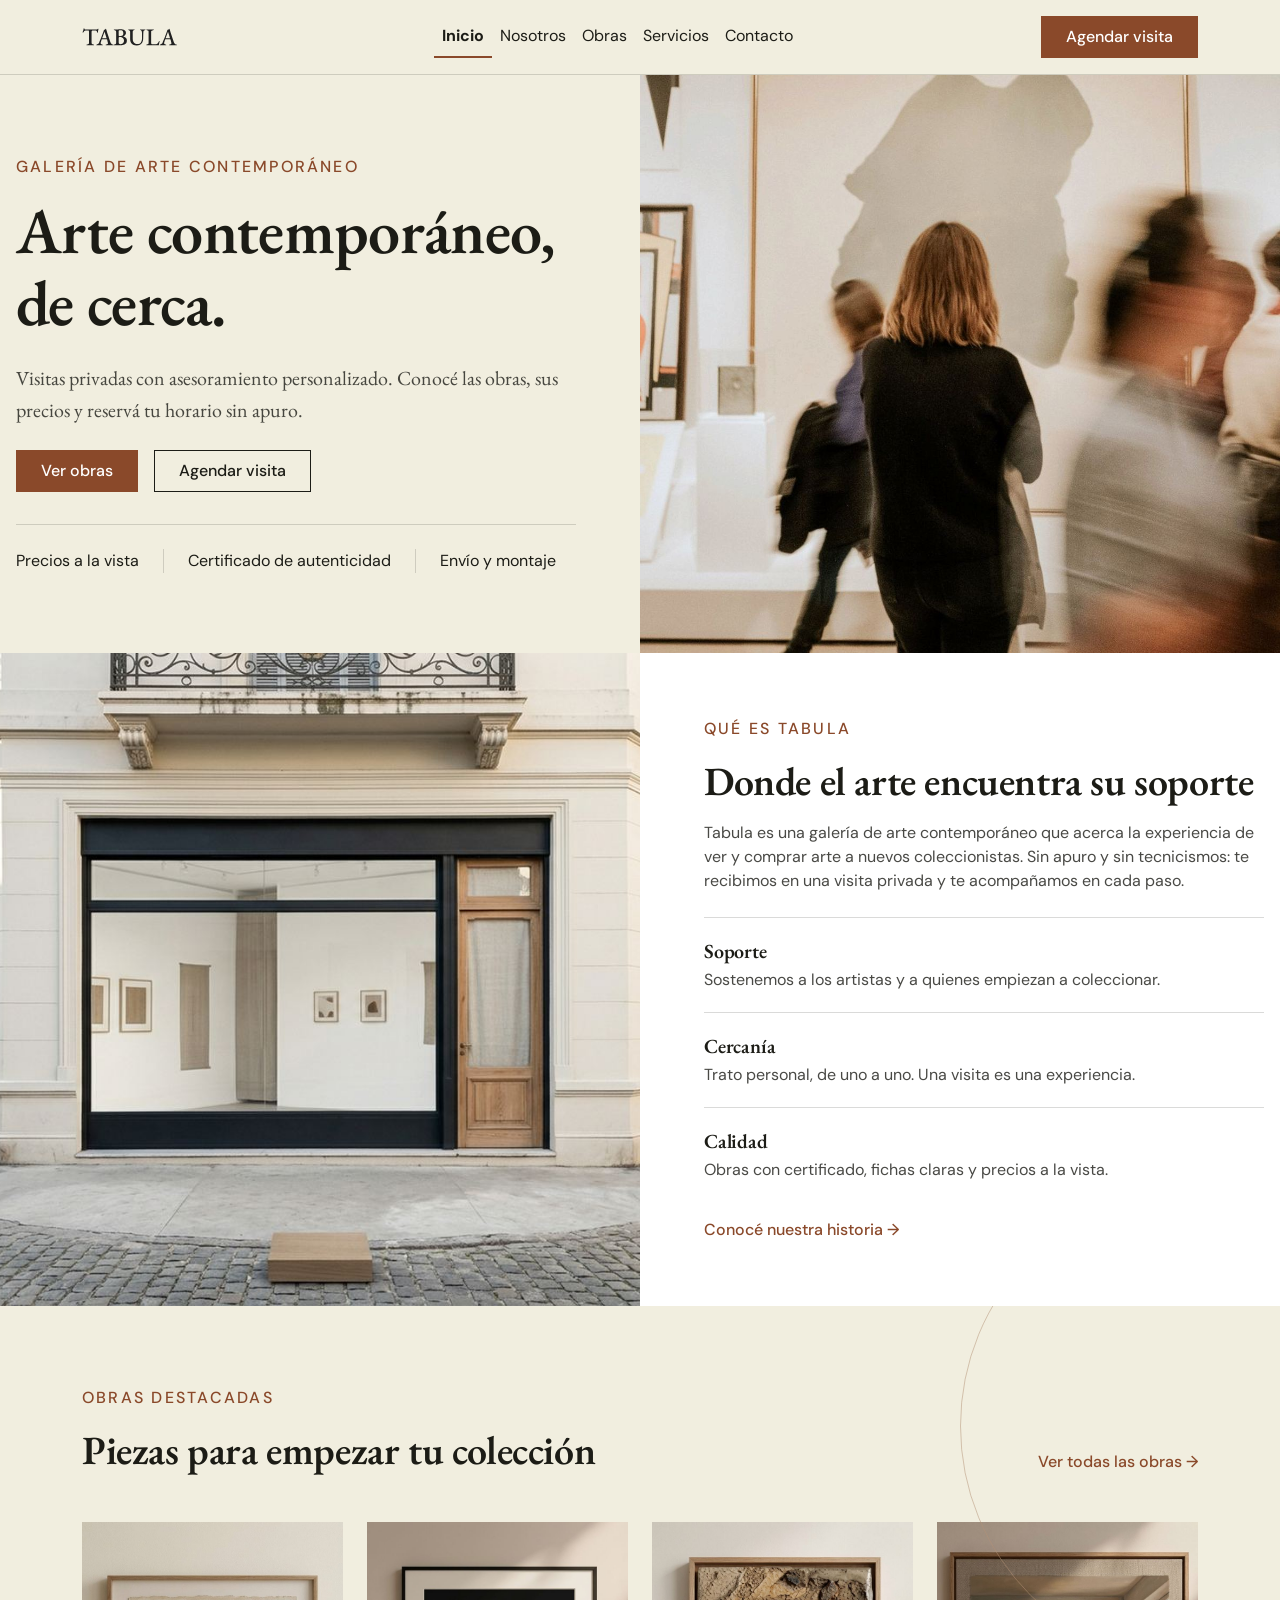
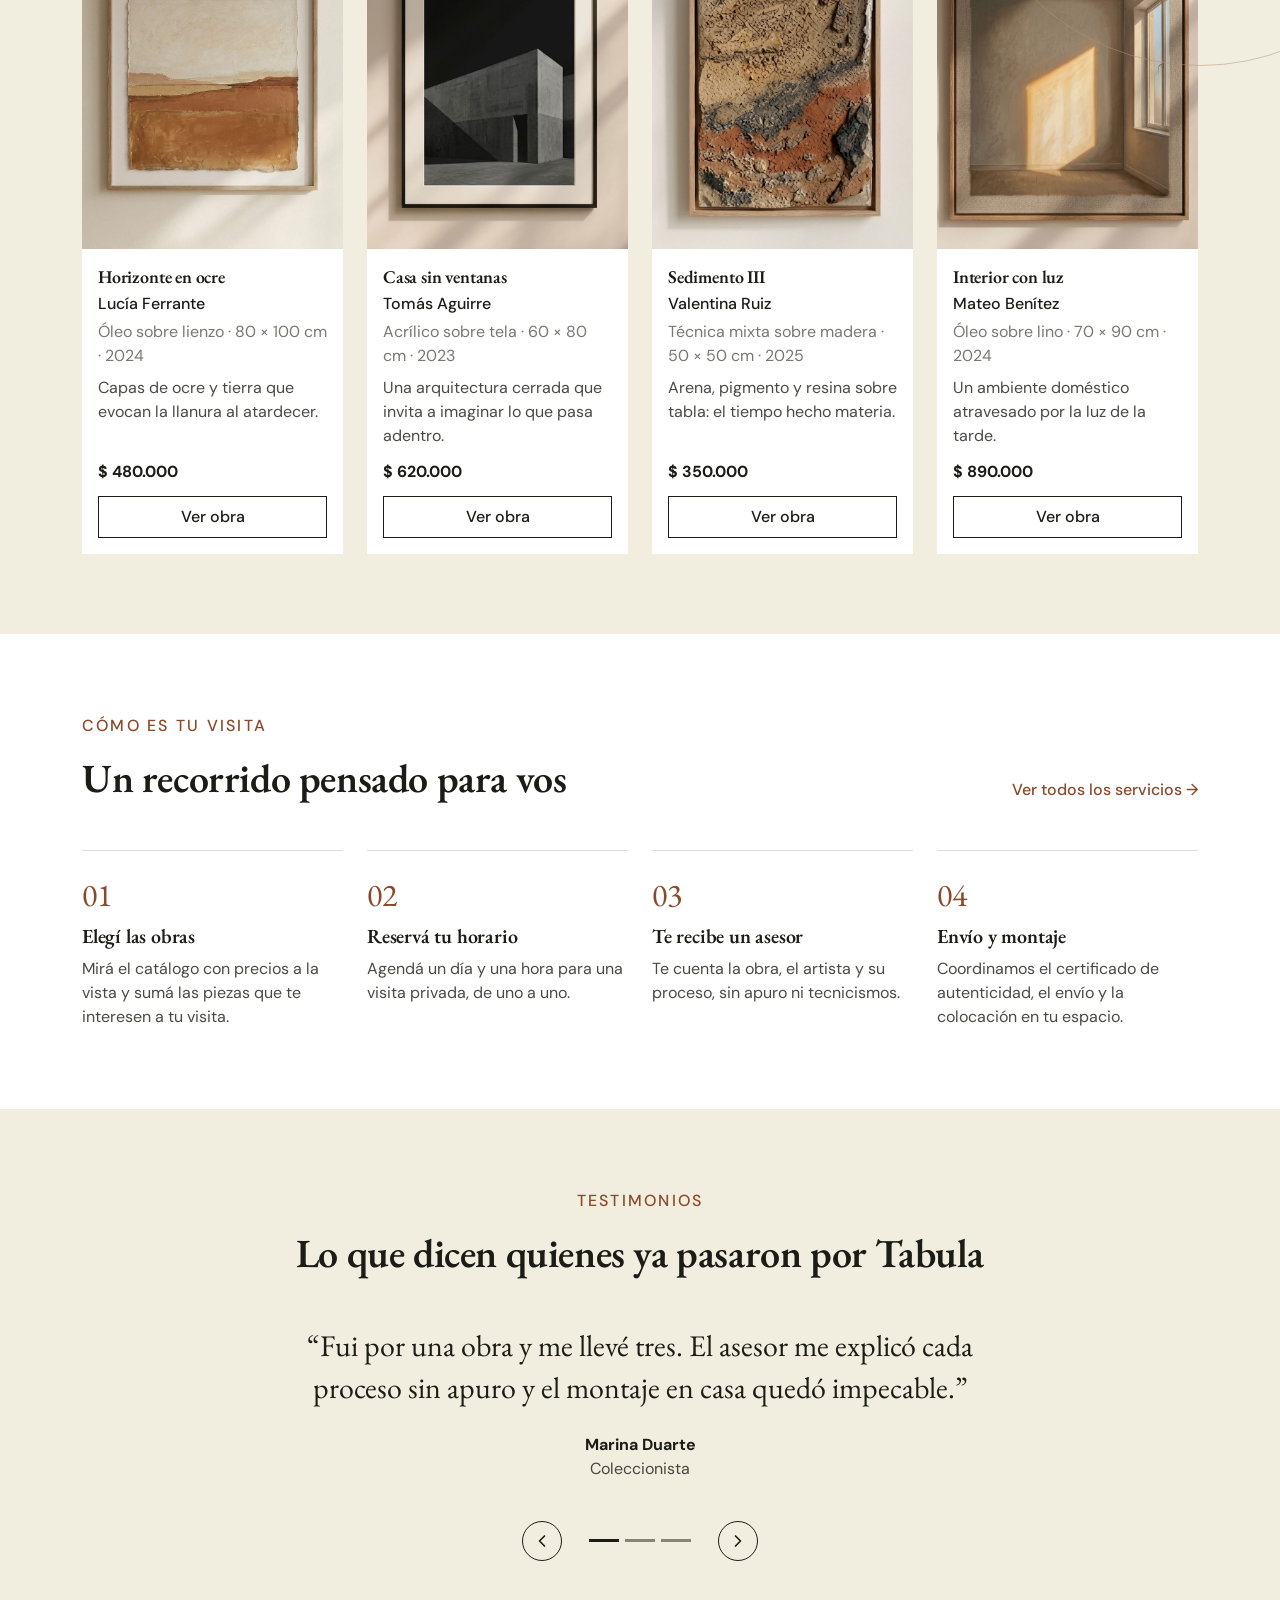
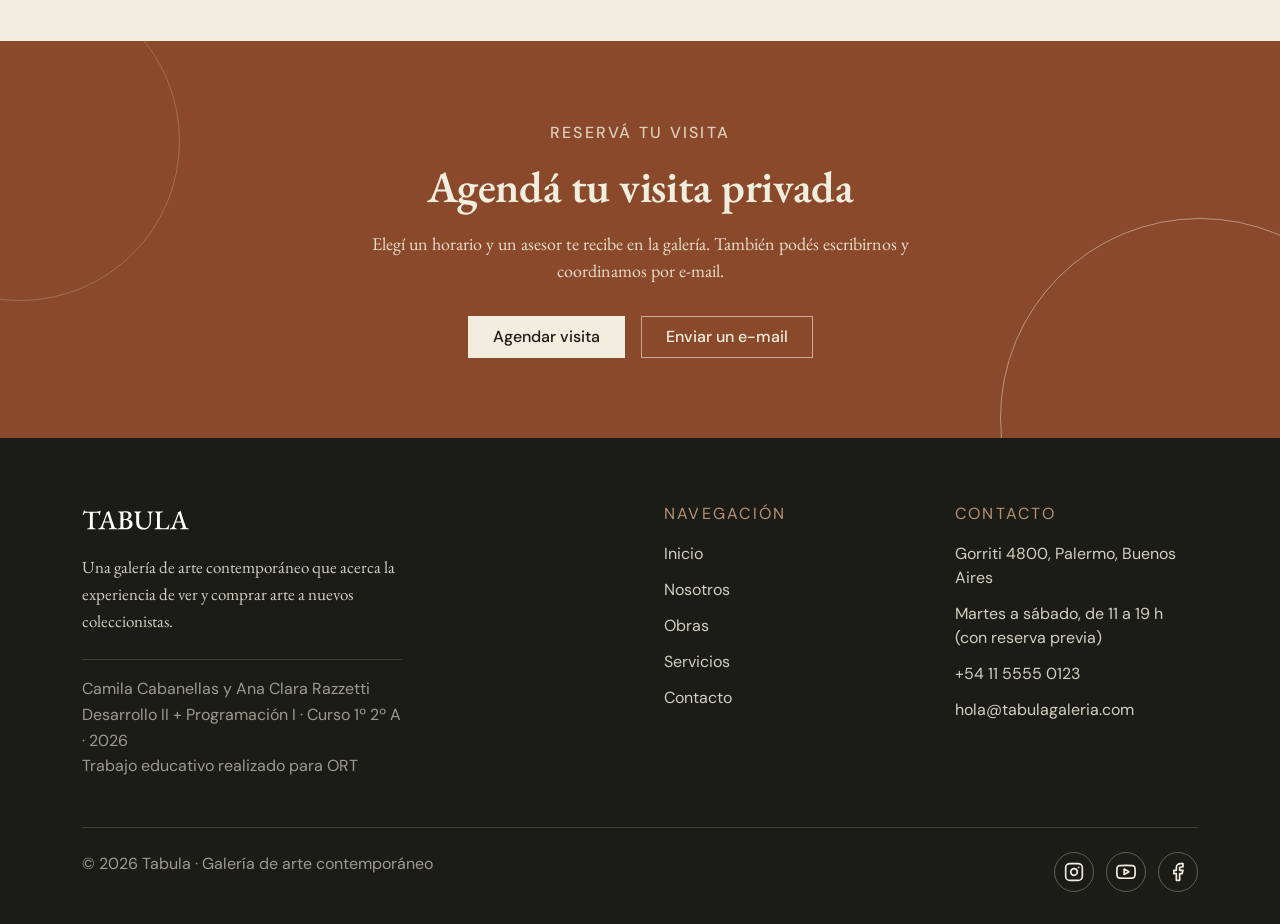
<file: index.html>
<!DOCTYPE html>
<html lang="es">
<head>
  <meta charset="UTF-8">
  <meta name="viewport" content="width=device-width, initial-scale=1">
  <title>Tabula. Galería de arte contemporáneo en Palermo</title>
  <meta name="description" content="Galería de arte contemporáneo con visitas privadas y asesoramiento personalizado. Conocé las obras, sus precios y reservá tu horario.">

  <!-- Tipografías: DM Sans (texto) + EB Garamond (títulos) -->
  <link rel="preconnect" href="https://fonts.googleapis.com">
  <link rel="preconnect" href="https://fonts.gstatic.com" crossorigin>
  <link href="https://fonts.googleapis.com/css2?family=DM+Sans:wght@400;500;700;900&family=EB+Garamond:wght@400;500;600&display=swap" rel="stylesheet">

  <!-- Bootstrap 5 + estilos propios (van después para pisar los valores por defecto) -->
  <link href="assets/bootstrap/css/bootstrap.min.css" rel="stylesheet">
  <link rel="stylesheet" href="css/styles.css">
</head>
<body>
  <!-- HEADER / NAVEGACIÓN -->
  <header class="site-header">
    <nav class="navbar navbar-expand-lg">
      <div class="container">
        <a class="navbar-brand" href="index.html"><img src="img/web/logo.svg" alt="Tabula, ir al inicio" width="110" height="37"></a>
        <button class="navbar-toggler" type="button" data-bs-toggle="collapse" data-bs-target="#menu" aria-controls="menu" aria-expanded="false" aria-label="Abrir menú">
          <span class="navbar-toggler-icon"></span>
        </button>
        <div class="collapse navbar-collapse" id="menu">
          <ul class="navbar-nav mx-auto mb-3 mb-lg-0">
          <li class="nav-item"><a class="nav-link active" aria-current="page" href="index.html">Inicio</a></li>
          <li class="nav-item"><a class="nav-link" href="quienes-somos.html">Nosotros</a></li>
          <li class="nav-item"><a class="nav-link" href="productos.html">Obras</a></li>
          <li class="nav-item"><a class="nav-link" href="servicios.html">Servicios</a></li>
          <li class="nav-item"><a class="nav-link" href="contacto.html">Contacto</a></li>
          </ul>
          <a class="btn btn-primary" href="contacto.html">Agendar visita</a>
        </div>
      </div>
    </nav>
  </header>

  <main>

    <!-- 01 HERO -->
    <section class="hero bg-tb-cream">
      <div class="row g-0">
        <div class="col-lg-6 hero-imagen order-first order-lg-last">
          <img class="img-cover" src="img/web/hero.jpg" alt="Una visitante mira una obra en una sala luminosa de la galería" fetchpriority="high">
        </div>
        <div class="col-lg-6 hero-texto d-flex align-items-center">
          <div class="container-texto">
            <span class="eyebrow">Galería de arte contemporáneo</span>
            <h1 id="hero-titulo">Arte contemporáneo, de cerca.</h1>
            <p class="lead mb-4">Visitas privadas con asesoramiento personalizado. Conocé las obras, sus precios y reservá tu horario sin apuro.</p>
            <div class="d-flex flex-wrap gap-3">
              <a class="btn btn-primary" href="productos.html">Ver obras</a>
              <a class="btn btn-outline-dark" href="contacto.html">Agendar visita</a>
            </div>
            <ul class="hero-beneficios">
              <li>Precios a la vista</li>
              <li>Certificado de autenticidad</li>
              <li>Envío y montaje</li>
            </ul>
          </div>
        </div>
      </div>
    </section>

    <!-- 02 · QUÉ ES TABULA -->
    <section class="bg-tb-white">
      <div class="row g-0">
        <div class="col-lg-6 que-es-imagen">
          <img class="img-cover" src="img/web/lugar.jpg" alt="Fachada de la galería Tabula en una esquina de Palermo, con vidriera y puerta de madera" loading="lazy">
        </div>
        <div class="col-lg-6 que-es-texto d-flex align-items-center">
          <div class="container-texto">
            <span class="eyebrow">Qué es Tabula</span>
            <h2 id="que-es-titulo" class="mb-3">Donde el arte encuentra su soporte</h2>
            <p class="mb-4">Tabula es una galería de arte contemporáneo que acerca la experiencia de ver y comprar arte a nuevos coleccionistas. Sin apuro y sin tecnicismos: te recibimos en una visita privada y te acompañamos en cada paso.</p>
            <div class="concepto"><h3>Soporte</h3><p>Sostenemos a los artistas y a quienes empiezan a coleccionar.</p></div>
            <div class="concepto"><h3>Cercanía</h3><p>Trato personal, de uno a uno. Una visita es una experiencia.</p></div>
            <div class="concepto"><h3>Calidad</h3><p>Obras con certificado, fichas claras y precios a la vista.</p></div>
            <a class="link-flecha d-inline-block mt-3" href="quienes-somos.html">Conocé nuestra historia →</a>
          </div>
        </div>
      </div>
    </section>

    <!-- 03 OBRAS DESTACADAS -->
    <section class="seccion bg-tb-cream circulos">
      <div class="container">
        <div class="seccion-cabecera">
          <div>
            <span class="eyebrow">Obras destacadas</span>
            <h2 id="destacadas-titulo">Piezas para empezar tu colección</h2>
          </div>
          <a class="link-flecha" href="productos.html">Ver todas las obras →</a>
        </div>
        <div class="row g-3 g-lg-4">
        <div class="col-6 col-lg-3">
          <article class="obra-card">
            <figure><img src="img/web/ocre.jpg" alt="Pintura abstracta de paisaje en tonos ocre y terracota, enmarcada en madera" loading="lazy"></figure>
            <div class="obra-card-cuerpo">
              <h3>Horizonte en ocre</h3>
              <p class="obra-artista">Lucía Ferrante</p>
              <p class="obra-tecnica">Óleo sobre lienzo · 80 × 100 cm · 2024</p>
              <p class="obra-desc">Capas de ocre y tierra que evocan la llanura al atardecer.</p>
              <p class="obra-precio">$ 480.000</p>
              <a class="btn btn-outline-dark" href="productos.html">Ver obra</a>
            </div>
          </article>
        </div>
        <div class="col-6 col-lg-3">
          <article class="obra-card">
            <figure><img src="img/web/sinventanas.jpg" alt="Pintura de un volumen de hormigón sobre fondo negro, con marco negro" loading="lazy"></figure>
            <div class="obra-card-cuerpo">
              <h3>Casa sin ventanas</h3>
              <p class="obra-artista">Tomás Aguirre</p>
              <p class="obra-tecnica">Acrílico sobre tela · 60 × 80 cm · 2023</p>
              <p class="obra-desc">Una arquitectura cerrada que invita a imaginar lo que pasa adentro.</p>
              <p class="obra-precio">$ 620.000</p>
              <a class="btn btn-outline-dark" href="productos.html">Ver obra</a>
            </div>
          </article>
        </div>
        <div class="col-6 col-lg-3">
          <article class="obra-card">
            <figure><img src="img/web/sedimientos.jpg" alt="Obra de textura rugosa en tonos tierra, óxido y gris" loading="lazy"></figure>
            <div class="obra-card-cuerpo">
              <h3>Sedimento III</h3>
              <p class="obra-artista">Valentina Ruiz</p>
              <p class="obra-tecnica">Técnica mixta sobre madera · 50 × 50 cm · 2025</p>
              <p class="obra-desc">Arena, pigmento y resina sobre tabla: el tiempo hecho materia.</p>
              <p class="obra-precio">$ 350.000</p>
              <a class="btn btn-outline-dark" href="productos.html">Ver obra</a>
            </div>
          </article>
        </div>
        <div class="col-6 col-lg-3">
          <article class="obra-card">
            <figure><img src="img/web/interior.jpg" alt="Pintura de una habitación vacía con luz dorada entrando por la ventana" loading="lazy"></figure>
            <div class="obra-card-cuerpo">
              <h3>Interior con luz</h3>
              <p class="obra-artista">Mateo Benítez</p>
              <p class="obra-tecnica">Óleo sobre lino · 70 × 90 cm · 2024</p>
              <p class="obra-desc">Un ambiente doméstico atravesado por la luz de la tarde.</p>
              <p class="obra-precio">$ 890.000</p>
              <a class="btn btn-outline-dark" href="productos.html">Ver obra</a>
            </div>
          </article>
        </div>
        </div>
      </div>
    </section>

    <!-- 04 CÓMO ES TU VISITA -->
    <section class="seccion bg-tb-white">
      <div class="container">
        <div class="seccion-cabecera">
          <div>
            <span class="eyebrow">Cómo es tu visita</span>
            <h2 id="visita-titulo">Un recorrido pensado para vos</h2>
          </div>
          <a class="link-flecha" href="servicios.html">Ver todos los servicios →</a>
        </div>
        <div class="row g-4">
          <div class="col-sm-6 col-lg-3"><div class="paso"><span class="paso-numero">01</span><h3>Elegí las obras</h3><p>Mirá el catálogo con precios a la vista y sumá las piezas que te interesen a tu visita.</p></div></div>
          <div class="col-sm-6 col-lg-3"><div class="paso"><span class="paso-numero">02</span><h3>Reservá tu horario</h3><p>Agendá un día y una hora para una visita privada, de uno a uno.</p></div></div>
          <div class="col-sm-6 col-lg-3"><div class="paso"><span class="paso-numero">03</span><h3>Te recibe un asesor</h3><p>Te cuenta la obra, el artista y su proceso, sin apuro ni tecnicismos.</p></div></div>
          <div class="col-sm-6 col-lg-3"><div class="paso"><span class="paso-numero">04</span><h3>Envío y montaje</h3><p>Coordinamos el certificado de autenticidad, el envío y la colocación en tu espacio.</p></div></div>
        </div>
      </div>
    </section>

    <!-- 05 TESTIMONIOS (carrusel de Bootstrap) -->
    <section class="seccion bg-tb-cream">
      <div class="container">
        <div class="text-center mb-5">
          <span class="eyebrow">Testimonios</span>
          <h2 id="testimonios-titulo">Lo que dicen quienes ya pasaron por Tabula</h2>
        </div>
        <div id="testimonios" class="carousel slide testimonios" data-bs-ride="carousel" aria-label="Testimonios de clientes, artistas y estudios">
          <div class="carousel-inner">
          <div class="carousel-item active">
            <figure class="testimonio">
              <blockquote><p>“Fui por una obra y me llevé tres. El asesor me explicó cada proceso sin apuro y el montaje en casa quedó impecable.”</p></blockquote>
              <figcaption><strong>Marina Duarte</strong>Coleccionista</figcaption>
            </figure>
          </div>
          <div class="carousel-item">
            <figure class="testimonio">
              <blockquote><p>“Tabula me dio un espacio cuidado para mostrar mi trabajo. Entienden al artista y también a quien se anima a comprar.”</p></blockquote>
              <figcaption><strong>Lucía Ferrante</strong>Artista de la galería</figcaption>
            </figure>
          </div>
          <div class="carousel-item">
            <figure class="testimonio">
              <blockquote><p>“Buscábamos piezas para nuestra oficina nueva. El asesoramiento fue claro y la entrega, puntual.”</p></blockquote>
              <figcaption><strong>Estudio Alameda</strong>Estudio de arquitectura</figcaption>
            </figure>
          </div>
          </div>
          <div class="testimonios-nav">
            <button class="testimonios-flecha" type="button" data-bs-target="#testimonios" data-bs-slide="prev" aria-label="Testimonio anterior"><svg width="20" height="20" viewBox="0 0 24 24" fill="none" stroke="currentColor" stroke-width="2" stroke-linecap="round" stroke-linejoin="round"><polyline points="15 18 9 12 15 6"/></svg></button>
            <div class="carousel-indicators"><button type="button" data-bs-target="#testimonios" data-bs-slide-to="0" class="active" aria-current="true" aria-label="Testimonio 1"></button><button type="button" data-bs-target="#testimonios" data-bs-slide-to="1" aria-label="Testimonio 2"></button><button type="button" data-bs-target="#testimonios" data-bs-slide-to="2" aria-label="Testimonio 3"></button></div>
            <button class="testimonios-flecha" type="button" data-bs-target="#testimonios" data-bs-slide="next" aria-label="Testimonio siguiente"><svg width="20" height="20" viewBox="0 0 24 24" fill="none" stroke="currentColor" stroke-width="2" stroke-linecap="round" stroke-linejoin="round"><polyline points="9 18 15 12 9 6"/></svg></button>
          </div>
        </div>
      </div>
    </section>

    <!-- CTA -->
    <section class="cta-banda bg-tb-rust circulos">
      <div class="container">
        <span class="eyebrow">Reservá tu visita</span>
        <h2>Agendá tu visita privada</h2>
        <p>Elegí un horario y un asesor te recibe en la galería. También podés escribirnos y coordinamos por e-mail.</p>
        <div class="d-flex flex-column flex-sm-row justify-content-center gap-3">
          <a class="btn btn-cream" href="contacto.html">Agendar visita</a>
          <a class="btn btn-outline-cream" href="mailto:hola@tabulagaleria.com?subject=Quiero%20agendar%20una%20visita&body=Hola%2C%20me%20gustar%C3%ADa%20agendar%20una%20visita%20privada%20a%20la%20galer%C3%ADa.%20Mis%20datos%20son%3A%0A%0ANombre%3A%20%0ATel%C3%A9fono%3A%20%0AD%C3%ADa%20y%20horario%20preferido%3A%20">Enviar un e-mail</a>
        </div>
      </div>
    </section>
  </main>

  <!-- FOOTER -->
  <footer class="site-footer">
    <div class="container">
      <div class="row gy-5 gx-lg-5">
        <div class="col-lg-6">
          <img class="footer-logo" src="img/web/logo.svg" alt="Tabula" width="110" height="37">
          <p class="footer-texto">Una galería de arte contemporáneo que acerca la experiencia de ver y comprar arte a nuevos coleccionistas.</p>
          <p class="footer-credito">Camila Cabanellas y Ana Clara Razzetti<br>Desarrollo II + Programación I · Curso 1º 2º A · 2026<br>Trabajo educativo realizado para ORT</p>
        </div>
        <div class="col-6 col-lg-3">
          <span class="footer-titulo">Navegación</span>
          <ul>
            <li><a href="index.html">Inicio</a></li>
            <li><a href="quienes-somos.html">Nosotros</a></li>
            <li><a href="productos.html">Obras</a></li>
            <li><a href="servicios.html">Servicios</a></li>
            <li><a href="contacto.html">Contacto</a></li>
          </ul>
        </div>
        <div class="col-6 col-lg-3">
          <span class="footer-titulo">Contacto</span>
          <ul>
            <li>Gorriti 4800, Palermo, Buenos Aires</li>
            <li>Martes a sábado, de 11 a 19 h (con reserva previa)</li>
            <li><a href="tel:+541155550123">+54 11 5555 0123</a></li>
            <li><a href="mailto:hola@tabulagaleria.com">hola@tabulagaleria.com</a></li>
          </ul>
        </div>
      </div>
      <div class="footer-base">
        <p>© 2026 Tabula · Galería de arte contemporáneo</p>
        <div class="footer-redes">
          <a href="https://www.instagram.com/" target="_blank" rel="noopener" aria-label="Instagram"><svg width="20" height="20" viewBox="0 0 24 24" fill="none" stroke="currentColor" stroke-width="2" stroke-linecap="round" stroke-linejoin="round"><rect x="2" y="2" width="20" height="20" rx="5" ry="5"/><path d="M16 11.37A4 4 0 1 1 12.63 8 4 4 0 0 1 16 11.37z"/><line x1="17.5" y1="6.5" x2="17.51" y2="6.5"/></svg></a>
          <a href="https://www.youtube.com/" target="_blank" rel="noopener" aria-label="YouTube"><svg width="20" height="20" viewBox="0 0 24 24" fill="none" stroke="currentColor" stroke-width="2" stroke-linecap="round" stroke-linejoin="round"><path d="M22.54 6.42a2.78 2.78 0 0 0-1.94-2C18.88 4 12 4 12 4s-6.88 0-8.6.46a2.78 2.78 0 0 0-1.94 2A29 29 0 0 0 1 11.75a29 29 0 0 0 .46 5.33A2.78 2.78 0 0 0 3.4 19c1.72.46 8.6.46 8.6.46s6.88 0 8.6-.46a2.78 2.78 0 0 0 1.94-2 29 29 0 0 0 .46-5.25 29 29 0 0 0-.46-5.33z"/><polygon points="9.75 15.02 15.5 11.75 9.75 8.48 9.75 15.02"/></svg></a>
          <a href="https://www.facebook.com/" target="_blank" rel="noopener" aria-label="Facebook"><svg width="20" height="20" viewBox="0 0 24 24" fill="none" stroke="currentColor" stroke-width="2" stroke-linecap="round" stroke-linejoin="round"><path d="M18 2h-3a5 5 0 0 0-5 5v3H7v4h3v8h4v-8h3l1-4h-4V7a1 1 0 0 1 1-1h3z"/></svg></a>
        </div>
      </div>
    </div>
  </footer>

  <script src="assets/bootstrap/js/bootstrap.bundle.min.js"></script>
  <script src="js/main.js"></script>
</body>
</html>
</file>
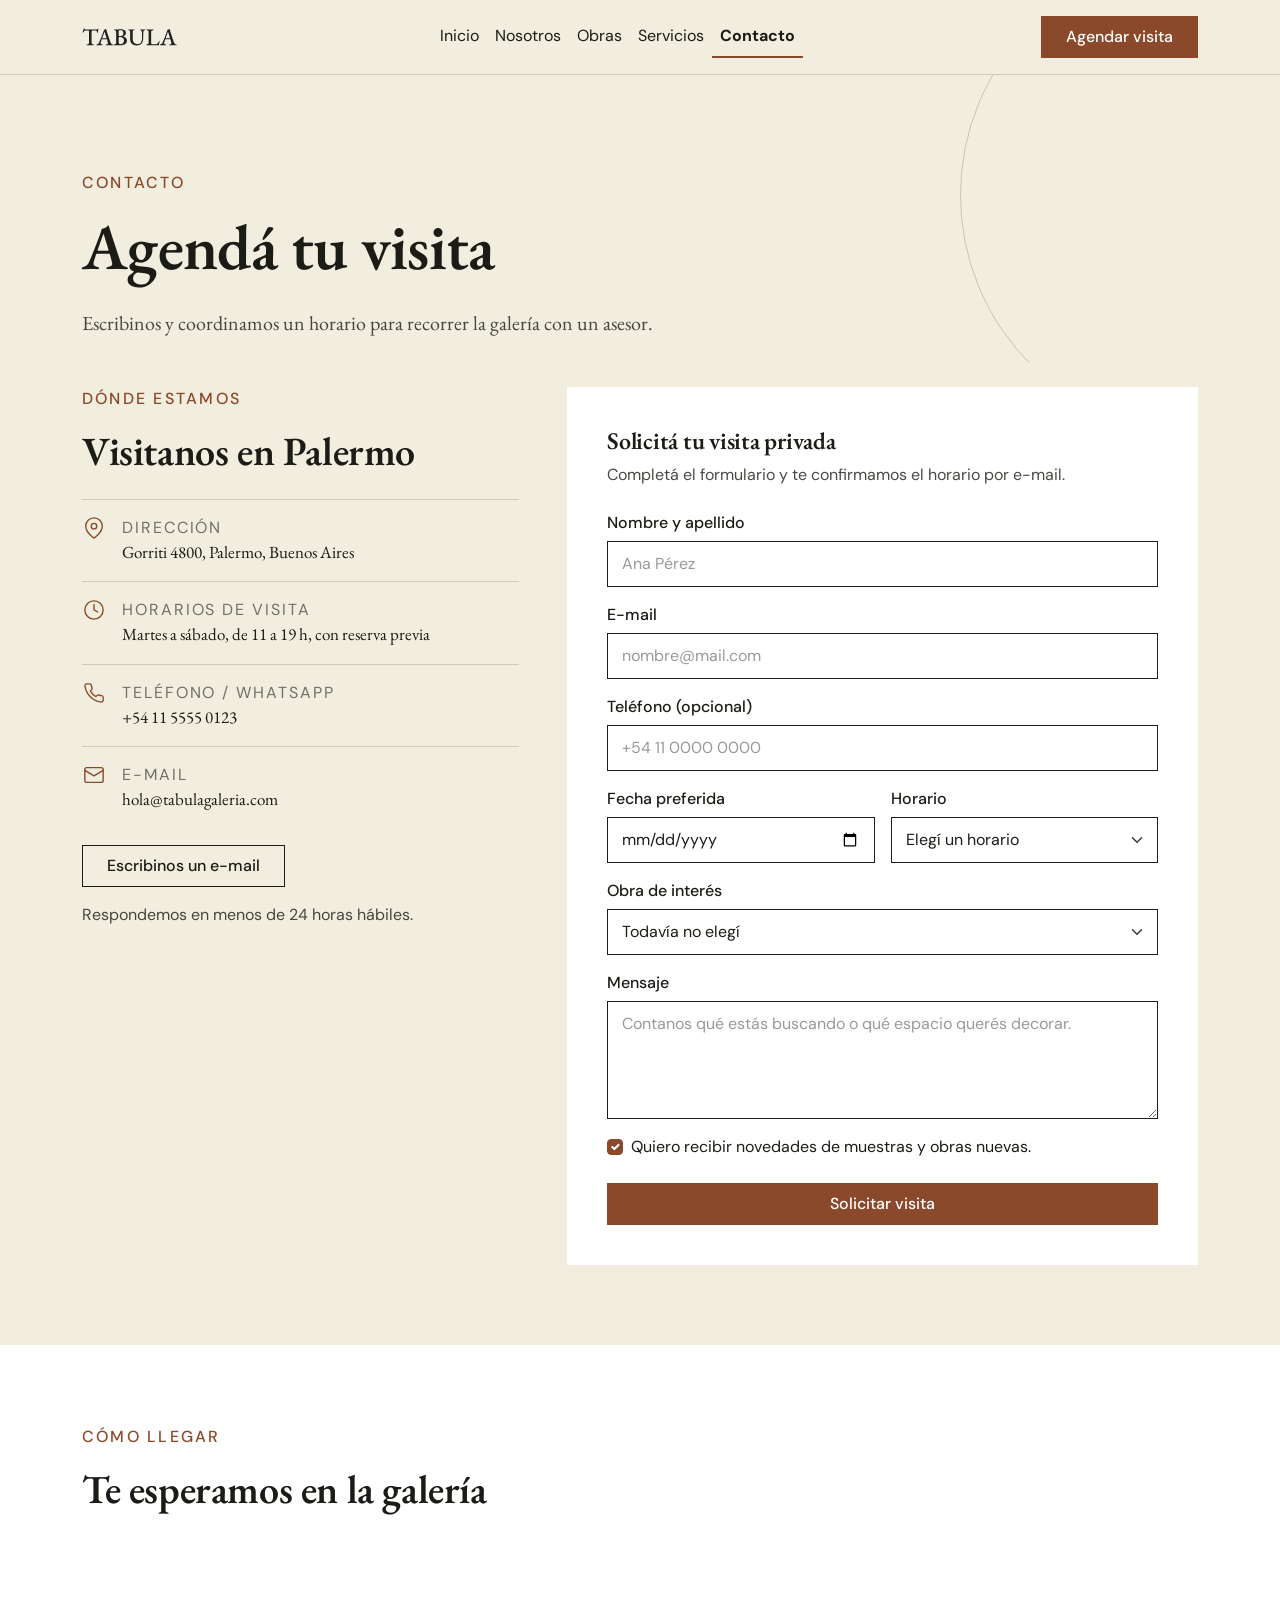
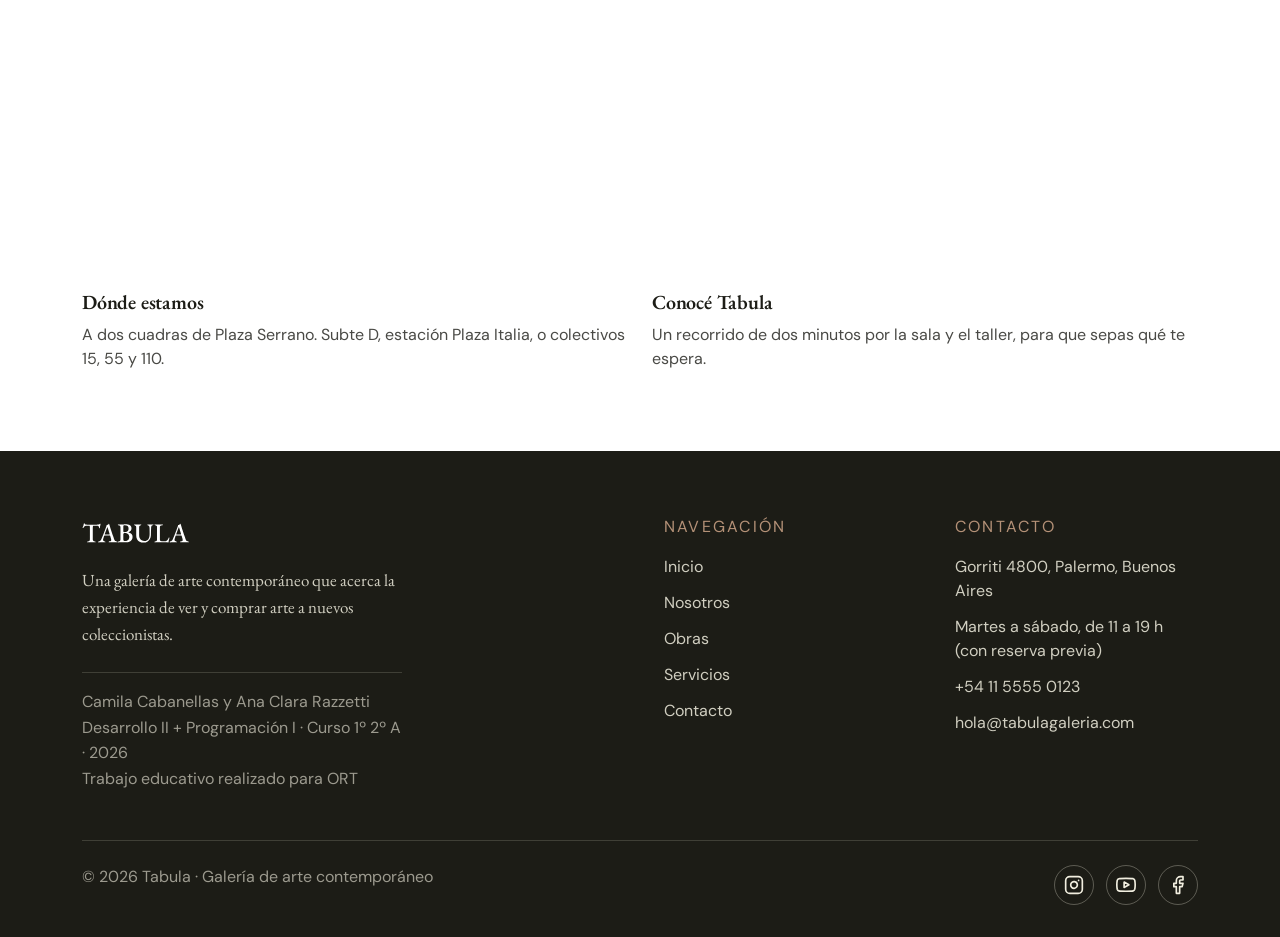
<file: contacto.html>
<!DOCTYPE html>
<html lang="es">
<head>
  <meta charset="UTF-8">
  <meta name="viewport" content="width=device-width, initial-scale=1">
  <title>Contacto de Tabula</title>
  <meta name="description" content="Escribinos y coordinamos un horario para recorrer la galería con un asesor. Gorriti 4800, Palermo.">

  <!-- Tipografías: DM Sans (texto) + EB Garamond (títulos) -->
  <link rel="preconnect" href="https://fonts.googleapis.com">
  <link rel="preconnect" href="https://fonts.gstatic.com" crossorigin>
  <link href="https://fonts.googleapis.com/css2?family=DM+Sans:wght@400;500;700;900&family=EB+Garamond:wght@400;500;600&display=swap" rel="stylesheet">

  <!-- Bootstrap 5 + estilos propios (van después para pisar los valores por defecto) -->
  <link href="assets/bootstrap/css/bootstrap.min.css" rel="stylesheet">
  <link rel="stylesheet" href="css/styles.css">
</head>
<body>
  <!-- HEADER / NAVEGACIÓN -->
  <header class="site-header">
    <nav class="navbar navbar-expand-lg">
      <div class="container">
        <a class="navbar-brand" href="index.html"><img src="img/web/logo.svg" alt="Tabula, ir al inicio" width="110" height="37"></a>
        <button class="navbar-toggler" type="button" data-bs-toggle="collapse" data-bs-target="#menu" aria-controls="menu" aria-expanded="false" aria-label="Abrir menú">
          <span class="navbar-toggler-icon"></span>
        </button>
        <div class="collapse navbar-collapse" id="menu">
          <ul class="navbar-nav mx-auto mb-3 mb-lg-0">
          <li class="nav-item"><a class="nav-link" href="index.html">Inicio</a></li>
          <li class="nav-item"><a class="nav-link" href="quienes-somos.html">Nosotros</a></li>
          <li class="nav-item"><a class="nav-link" href="productos.html">Obras</a></li>
          <li class="nav-item"><a class="nav-link" href="servicios.html">Servicios</a></li>
          <li class="nav-item"><a class="nav-link active" aria-current="page" href="contacto.html">Contacto</a></li>
          </ul>
          <a class="btn btn-primary" href="contacto.html">Agendar visita</a>
        </div>
      </div>
    </nav>
  </header>

  <main>

    <!-- Encabezado -->
    <section class="page-hero bg-tb-cream circulos pb-4">
      <div class="container">
        <div class="container-texto">
          <span class="eyebrow">Contacto</span>
          <h1>Agendá tu visita</h1>
          <p class="lead">Escribinos y coordinamos un horario para recorrer la galería con un asesor.</p>
        </div>
      </div>
    </section>

    <!-- Datos + formulario -->
    <section class="seccion bg-tb-cream pt-4">
      <div class="container">
        <div class="row gy-5 gx-lg-5">
          <div class="col-lg-5">
            <span class="eyebrow">Dónde estamos</span>
            <h2 class="mb-4">Visitanos en Palermo</h2>
            <div class="dato-contacto"><span class="servicio-icono"><svg viewBox="0 0 24 24"><path d="M21 10c0 7-9 13-9 13S3 17 3 10a9 9 0 0 1 18 0z"/><circle cx="12" cy="10" r="3"/></svg></span><div><span class="dato-label">Dirección</span><span class="dato-valor">Gorriti 4800, Palermo, Buenos Aires</span></div></div>
            <div class="dato-contacto"><span class="servicio-icono"><svg viewBox="0 0 24 24"><circle cx="12" cy="12" r="10"/><path d="M12 6v6l4 2"/></svg></span><div><span class="dato-label">Horarios de visita</span><span class="dato-valor">Martes a sábado, de 11 a 19 h, con reserva previa</span></div></div>
            <div class="dato-contacto"><span class="servicio-icono"><svg viewBox="0 0 24 24"><path d="M22 16.9v3a2 2 0 0 1-2.2 2 19.8 19.8 0 0 1-8.6-3.1 19.5 19.5 0 0 1-6-6A19.8 19.8 0 0 1 2.1 4.2 2 2 0 0 1 4.1 2h3a2 2 0 0 1 2 1.7c.1 1 .4 1.9.7 2.8a2 2 0 0 1-.5 2.1L8.1 9.9a16 16 0 0 0 6 6l1.3-1.3a2 2 0 0 1 2.1-.4c.9.3 1.8.6 2.8.7a2 2 0 0 1 1.7 2z"/></svg></span><div><span class="dato-label">Teléfono / WhatsApp</span><a class="dato-valor" href="tel:+541155550123">+54 11 5555 0123</a></div></div>
            <div class="dato-contacto"><span class="servicio-icono"><svg viewBox="0 0 24 24"><rect x="2" y="4" width="20" height="16" rx="2"/><path d="m22 7-10 6L2 7"/></svg></span><div><span class="dato-label">E-mail</span><a class="dato-valor" href="mailto:hola@tabulagaleria.com">hola@tabulagaleria.com</a></div></div>
            <!-- Botón mailto con mensaje predefinido -->
            <a class="btn btn-outline-dark mt-3" href="mailto:hola@tabulagaleria.com?subject=Quiero%20agendar%20una%20visita&body=Hola%2C%20me%20gustar%C3%ADa%20agendar%20una%20visita%20privada%20a%20la%20galer%C3%ADa.%20Mis%20datos%20son%3A%0A%0ANombre%3A%20%0ATel%C3%A9fono%3A%20%0AD%C3%ADa%20y%20horario%20preferido%3A%20">Escribinos un e-mail</a>
            <p class="mt-3">Respondemos en menos de 24 horas hábiles.</p>
          </div>

          <div class="col-lg-7">
            <!-- Formulario Bootstrap (sin validación JS todavía) -->
            <form class="form-visita needs-validation" action="#" method="post" novalidate>
              <h2>Solicitá tu visita privada</h2>
              <p class="mb-4">Completá el formulario y te confirmamos el horario por e-mail.</p>
              <div class="mb-3">
                <label for="nombre" class="form-label">Nombre y apellido</label>
                <input type="text" class="form-control" id="nombre" name="nombre" placeholder="Ana Pérez" required>
                <div class="invalid-feedback">Ingresá tu nombre y apellido.</div>
              </div>
              <div class="mb-3">
                <label for="email" class="form-label">E-mail</label>
                <input type="email" class="form-control" id="email" name="email" placeholder="nombre@mail.com" required>
                <div class="invalid-feedback">Ingresá un e-mail válido, por ejemplo nombre@mail.com.</div>
              </div>
              <div class="mb-3">
                <label for="telefono" class="form-label">Teléfono (opcional)</label>
                <input type="tel" class="form-control" id="telefono" name="telefono" placeholder="+54 11 0000 0000">
              </div>
              <div class="row g-3 mb-3">
                <div class="col-sm-6">
                  <label for="fecha" class="form-label">Fecha preferida</label>
                  <input type="date" class="form-control" id="fecha" name="fecha" required>
                  <div class="invalid-feedback">Elegí una fecha para tu visita.</div>
                </div>
                <div class="col-sm-6">
                  <label for="horario" class="form-label">Horario</label>
                  <select class="form-select" id="horario" name="horario" required>
                    <option value="" selected>Elegí un horario</option>
                    <option>11:00</option><option>12:00</option><option>13:00</option><option>15:00</option><option>16:00</option><option>17:00</option><option>18:00</option>
                  </select>
                  <div class="invalid-feedback">Elegí un horario.</div>
                </div>
              </div>
              <div class="mb-3">
                <label for="obra" class="form-label">Obra de interés</label>
                <select class="form-select" id="obra" name="obra">
                  <option value="" selected>Todavía no elegí</option>
                  <option>Horizonte en ocre · Lucía Ferrante</option>
                  <option>Casa sin ventanas · Tomás Aguirre</option>
                  <option>Sedimento III · Valentina Ruiz</option>
                  <option>Interior con luz · Mateo Benítez</option>
                  <option>Raíz · Julia Mansilla</option>
                  <option>Patio de Gorriti · Nicolás Pereyra</option>
                  <option>Marea baja · Lucía Ferrante</option>
                  <option>Umbral · Tomás Aguirre</option>
                  <option>Pliegue · Martina Sosa</option>
                </select>
              </div>
              <div class="mb-3">
                <label for="mensaje" class="form-label">Mensaje</label>
                <textarea class="form-control" id="mensaje" name="mensaje" rows="4" placeholder="Contanos qué estás buscando o qué espacio querés decorar."></textarea>
              </div>
              <div class="form-check mb-4">
                <input class="form-check-input" type="checkbox" id="novedades" name="novedades" checked>
                <label class="form-check-label" for="novedades">Quiero recibir novedades de muestras y obras nuevas.</label>
              </div>
              <button type="submit" class="btn btn-primary w-100 py-2">Solicitar visita</button>
              <div class="form-ok d-none" id="form-ok" role="status">¡Gracias! Recibimos tu solicitud y te confirmamos el horario por e-mail.</div>
            </form>
          </div>
        </div>
      </div>
    </section>

    <!-- Cómo llegar: mapa + video -->
    <section class="seccion bg-tb-white">
      <div class="container">
        <div class="mb-5">
          <span class="eyebrow">Cómo llegar</span>
          <h2 id="llegar-titulo">Te esperamos en la galería</h2>
        </div>
        <div class="row g-4">
          <div class="col-md-6 media-card">
            <!-- Google Maps (iframe) -->
            <div class="ratio ratio-16x9 mapa-card">
              <iframe src="https://www.google.com/maps?q=Gorriti+4800,+Palermo,+Buenos+Aires&amp;output=embed" title="Mapa con la ubicación de la galería Tabula en Gorriti 4800, Palermo" loading="lazy" referrerpolicy="no-referrer-when-downgrade" allowfullscreen></iframe>
            </div>
            <h3>Dónde estamos</h3>
            <p>A dos cuadras de Plaza Serrano. Subte D, estación Plaza Italia, o colectivos 15, 55 y 110.</p>
          </div>
          <div class="col-md-6 media-card">
            <!-- Video de YouTube (iframe) -->
            <div class="ratio ratio-16x9 video-card">
              <iframe src="https://www.youtube.com/embed/ES6Z-uMrpOI" title="Recorrido por la galería Tabula" loading="lazy" allow="accelerometer; encrypted-media; picture-in-picture" referrerpolicy="strict-origin-when-cross-origin" allowfullscreen></iframe>
            </div>
            <h3>Conocé Tabula</h3>
            <p>Un recorrido de dos minutos por la sala y el taller, para que sepas qué te espera.</p>
          </div>
        </div>
      </div>
    </section>
  </main>

  <!-- FOOTER -->
  <footer class="site-footer">
    <div class="container">
      <div class="row gy-5 gx-lg-5">
        <div class="col-lg-6">
          <img class="footer-logo" src="img/web/logo.svg" alt="Tabula" width="110" height="37">
          <p class="footer-texto">Una galería de arte contemporáneo que acerca la experiencia de ver y comprar arte a nuevos coleccionistas.</p>
          <p class="footer-credito">Camila Cabanellas y Ana Clara Razzetti<br>Desarrollo II + Programación I · Curso 1º 2º A · 2026<br>Trabajo educativo realizado para ORT</p>
        </div>
        <div class="col-6 col-lg-3">
          <span class="footer-titulo">Navegación</span>
          <ul>
            <li><a href="index.html">Inicio</a></li>
            <li><a href="quienes-somos.html">Nosotros</a></li>
            <li><a href="productos.html">Obras</a></li>
            <li><a href="servicios.html">Servicios</a></li>
            <li><a href="contacto.html">Contacto</a></li>
          </ul>
        </div>
        <div class="col-6 col-lg-3">
          <span class="footer-titulo">Contacto</span>
          <ul>
            <li>Gorriti 4800, Palermo, Buenos Aires</li>
            <li>Martes a sábado, de 11 a 19 h (con reserva previa)</li>
            <li><a href="tel:+541155550123">+54 11 5555 0123</a></li>
            <li><a href="mailto:hola@tabulagaleria.com">hola@tabulagaleria.com</a></li>
          </ul>
        </div>
      </div>
      <div class="footer-base">
        <p>© 2026 Tabula · Galería de arte contemporáneo</p>
        <div class="footer-redes">
          <a href="https://www.instagram.com/" target="_blank" rel="noopener" aria-label="Instagram"><svg width="20" height="20" viewBox="0 0 24 24" fill="none" stroke="currentColor" stroke-width="2" stroke-linecap="round" stroke-linejoin="round"><rect x="2" y="2" width="20" height="20" rx="5" ry="5"/><path d="M16 11.37A4 4 0 1 1 12.63 8 4 4 0 0 1 16 11.37z"/><line x1="17.5" y1="6.5" x2="17.51" y2="6.5"/></svg></a>
          <a href="https://www.youtube.com/" target="_blank" rel="noopener" aria-label="YouTube"><svg width="20" height="20" viewBox="0 0 24 24" fill="none" stroke="currentColor" stroke-width="2" stroke-linecap="round" stroke-linejoin="round"><path d="M22.54 6.42a2.78 2.78 0 0 0-1.94-2C18.88 4 12 4 12 4s-6.88 0-8.6.46a2.78 2.78 0 0 0-1.94 2A29 29 0 0 0 1 11.75a29 29 0 0 0 .46 5.33A2.78 2.78 0 0 0 3.4 19c1.72.46 8.6.46 8.6.46s6.88 0 8.6-.46a2.78 2.78 0 0 0 1.94-2 29 29 0 0 0 .46-5.25 29 29 0 0 0-.46-5.33z"/><polygon points="9.75 15.02 15.5 11.75 9.75 8.48 9.75 15.02"/></svg></a>
          <a href="https://www.facebook.com/" target="_blank" rel="noopener" aria-label="Facebook"><svg width="20" height="20" viewBox="0 0 24 24" fill="none" stroke="currentColor" stroke-width="2" stroke-linecap="round" stroke-linejoin="round"><path d="M18 2h-3a5 5 0 0 0-5 5v3H7v4h3v8h4v-8h3l1-4h-4V7a1 1 0 0 1 1-1h3z"/></svg></a>
        </div>
      </div>
    </div>
  </footer>

  <script src="assets/bootstrap/js/bootstrap.bundle.min.js"></script>
  <script src="js/main.js"></script>
  <script src="js/formulario.js"></script>
</body>
</html>
</file>
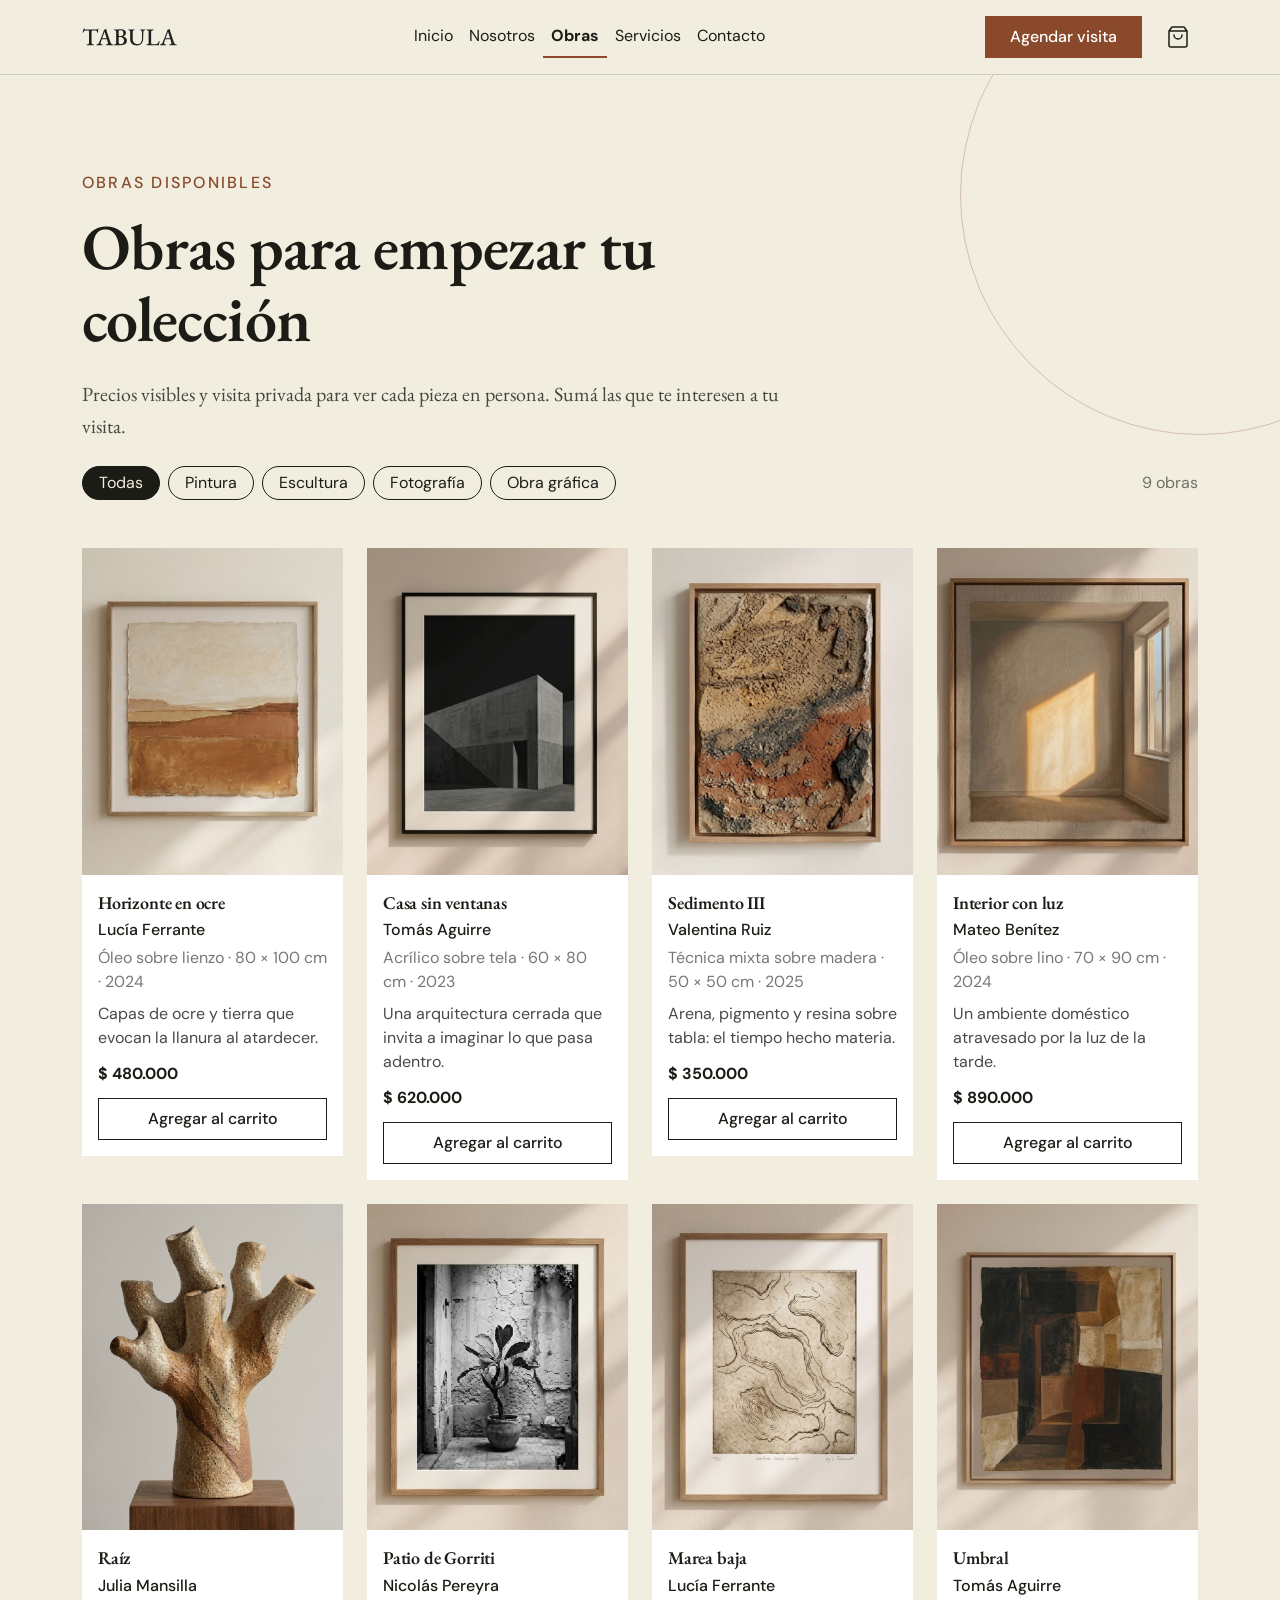
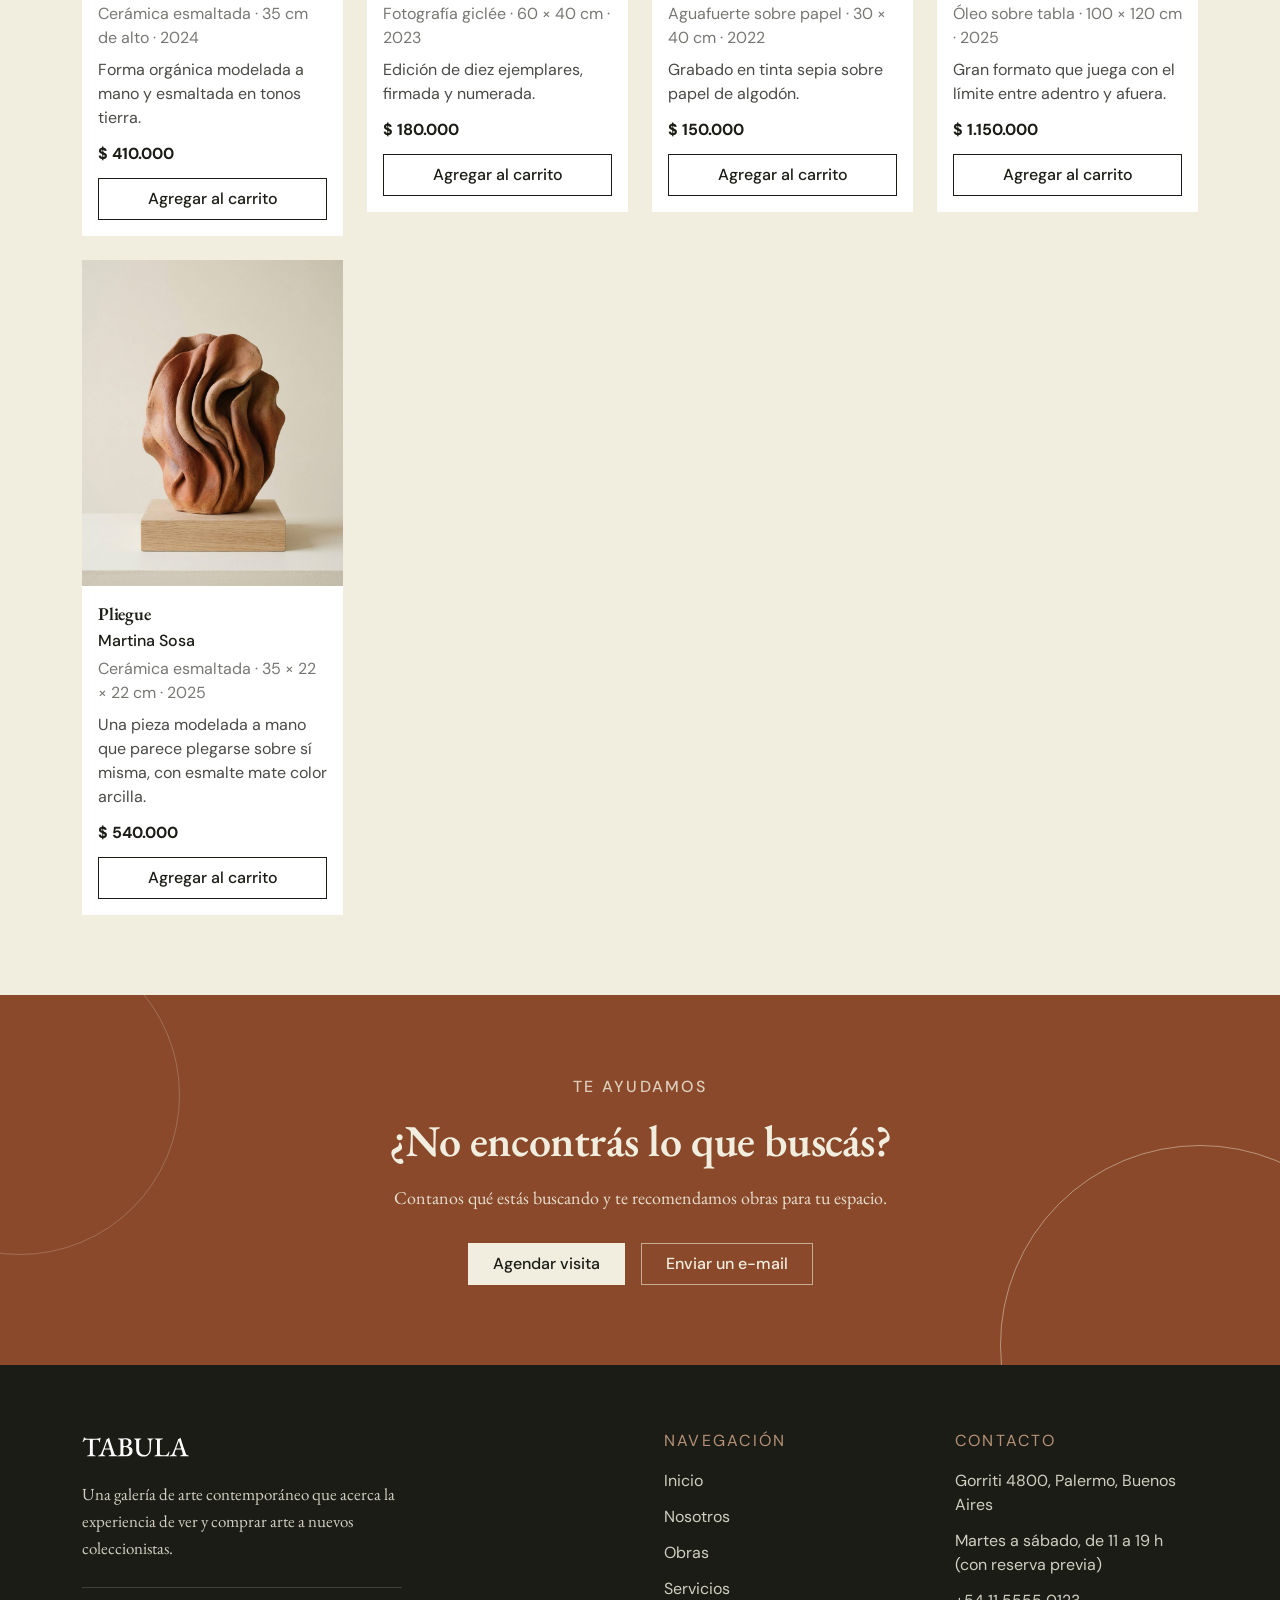
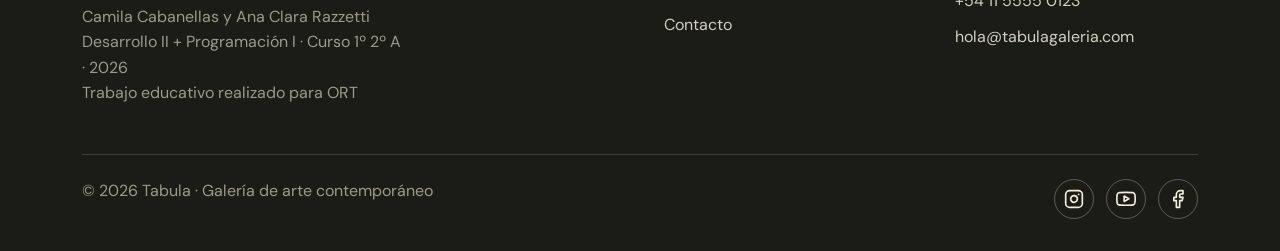
<file: productos.html>
<!DOCTYPE html>
<html lang="es">
<head>
  <meta charset="UTF-8">
  <meta name="viewport" content="width=device-width, initial-scale=1">
  <title>Obras de Tabula</title>
  <meta name="description" content="Pinturas, esculturas, fotografías y obra gráfica con precios a la vista. Sumá las que te interesen a tu visita.">

  <!-- Tipografías: DM Sans (texto) y EB Garamond (títulos) -->
  <link rel="preconnect" href="https://fonts.googleapis.com">
  <link rel="preconnect" href="https://fonts.gstatic.com" crossorigin>
  <link href="https://fonts.googleapis.com/css2?family=DM+Sans:wght@400;500;700;900&family=EB+Garamond:wght@400;500;600&display=swap" rel="stylesheet">

  <!-- Bootstrap 5 + estilos propios (van después para pisar los valores por defecto) -->
  <link href="assets/bootstrap/css/bootstrap.min.css" rel="stylesheet">
  <link rel="stylesheet" href="css/styles.css">
</head>
<body>
  <!-- HEADER / NAVEGACIÓN -->
  <header class="site-header">
    <nav class="navbar navbar-expand-lg">
      <div class="container">
        <a class="navbar-brand" href="index.html"><img src="img/web/logo.svg" alt="Tabula, ir al inicio" width="110" height="37"></a>
        <!-- Carrito: abre el panel lateral. El número lo actualiza js/carrito.js -->
        <button type="button" class="carrito-link order-lg-3 ms-auto ms-lg-3 me-3 me-lg-0" data-bs-toggle="offcanvas" data-bs-target="#panel-carrito" aria-controls="panel-carrito" aria-label="Abrir carrito">
          <svg viewBox="0 0 24 24"><path d="M6 2 3 6v14a2 2 0 0 0 2 2h14a2 2 0 0 0 2-2V6l-3-4zM3 6h18M16 10a4 4 0 0 1-8 0"/></svg>
          <span class="carrito-cantidad d-none" id="carrito-cantidad">0</span>
        </button>
        <button class="navbar-toggler" type="button" data-bs-toggle="collapse" data-bs-target="#menu" aria-controls="menu" aria-expanded="false" aria-label="Abrir menú">
          <span class="navbar-toggler-icon"></span>
        </button>
        <div class="collapse navbar-collapse" id="menu">
          <ul class="navbar-nav mx-auto mb-3 mb-lg-0">
          <li class="nav-item"><a class="nav-link" href="index.html">Inicio</a></li>
          <li class="nav-item"><a class="nav-link" href="quienes-somos.html">Nosotros</a></li>
          <li class="nav-item"><a class="nav-link active" aria-current="page" href="productos.html">Obras</a></li>
          <li class="nav-item"><a class="nav-link" href="servicios.html">Servicios</a></li>
          <li class="nav-item"><a class="nav-link" href="contacto.html">Contacto</a></li>
          </ul>
          <a class="btn btn-primary" href="contacto.html">Agendar visita</a>
        </div>
      </div>
    </nav>
  </header>

  <main>

    <!-- Encabezado + filtros -->
    <section class="page-hero bg-tb-cream circulos pb-4">
      <div class="container">
        <div class="container-texto">
          <span class="eyebrow">Obras disponibles</span>
          <h1>Obras para empezar tu colección</h1>
          <p class="lead mb-4">Precios visibles y visita privada para ver cada pieza en persona. Sumá las que te interesen a tu visita.</p>
        </div>
        <div class="filtros">
          <button type="button" class="filtro activo" data-filtro="todas">Todas</button>
          <button type="button" class="filtro" data-filtro="pintura">Pintura</button>
          <button type="button" class="filtro" data-filtro="escultura">Escultura</button>
          <button type="button" class="filtro" data-filtro="fotografia">Fotografía</button>
          <button type="button" class="filtro" data-filtro="grafica">Obra gráfica</button>
          <span class="contador-obras" id="contador-obras">9 obras</span>
        </div>
      </div>
    </section>

    <!-- Grilla de obras -->
    <section class="seccion bg-tb-cream pt-4">
      <div class="container">
        <div class="row g-3 g-lg-4" id="grilla-obras">
          <!-- Las tarjetas se generan con JavaScript a partir del array de js/productos.js -->
        </div>
      </div>
    </section>

    <!-- CTA -->
    <section class="cta-banda bg-tb-rust circulos">
      <div class="container">
        <span class="eyebrow">Te ayudamos</span>
        <h2>¿No encontrás lo que buscás?</h2>
        <p>Contanos qué estás buscando y te recomendamos obras para tu espacio.</p>
        <div class="d-flex flex-column flex-sm-row justify-content-center gap-3">
          <a class="btn btn-cream" href="contacto.html">Agendar visita</a>
          <a class="btn btn-outline-cream" href="mailto:hola@tabulagaleria.com?subject=Quiero%20agendar%20una%20visita&body=Hola%2C%20me%20gustar%C3%ADa%20agendar%20una%20visita%20privada%20a%20la%20galer%C3%ADa.%20Mis%20datos%20son%3A%0A%0ANombre%3A%20%0ATel%C3%A9fono%3A%20%0AD%C3%ADa%20y%20horario%20preferido%3A%20">Enviar un e-mail</a>
        </div>
      </div>
    </section>
  </main>

  <!-- FOOTER -->
  <footer class="site-footer">
    <div class="container">
      <div class="row gy-5 gx-lg-5">
        <div class="col-lg-6">
          <img class="footer-logo" src="img/web/logo.svg" alt="Tabula" width="110" height="37">
          <p class="footer-texto">Una galería de arte contemporáneo que acerca la experiencia de ver y comprar arte a nuevos coleccionistas.</p>
          <p class="footer-credito">Camila Cabanellas y Ana Clara Razzetti<br>Desarrollo II + Programación I · Curso 1º 2º A · 2026<br>Trabajo educativo realizado para ORT</p>
        </div>
        <div class="col-6 col-lg-3">
          <span class="footer-titulo">Navegación</span>
          <ul>
            <li><a href="index.html">Inicio</a></li>
            <li><a href="quienes-somos.html">Nosotros</a></li>
            <li><a href="productos.html">Obras</a></li>
            <li><a href="servicios.html">Servicios</a></li>
            <li><a href="contacto.html">Contacto</a></li>
          </ul>
        </div>
        <div class="col-6 col-lg-3">
          <span class="footer-titulo">Contacto</span>
          <ul>
            <li>Gorriti 4800, Palermo, Buenos Aires</li>
            <li>Martes a sábado, de 11 a 19 h (con reserva previa)</li>
            <li><a href="tel:+541155550123">+54 11 5555 0123</a></li>
            <li><a href="mailto:hola@tabulagaleria.com">hola@tabulagaleria.com</a></li>
          </ul>
        </div>
      </div>
      <div class="footer-base">
        <p>© 2026 Tabula · Galería de arte contemporáneo</p>
        <div class="footer-redes">
          <a href="https://www.instagram.com/" target="_blank" rel="noopener" aria-label="Instagram"><svg width="20" height="20" viewBox="0 0 24 24" fill="none" stroke="currentColor" stroke-width="2" stroke-linecap="round" stroke-linejoin="round"><rect x="2" y="2" width="20" height="20" rx="5" ry="5"/><path d="M16 11.37A4 4 0 1 1 12.63 8 4 4 0 0 1 16 11.37z"/><line x1="17.5" y1="6.5" x2="17.51" y2="6.5"/></svg></a>
          <a href="https://www.youtube.com/" target="_blank" rel="noopener" aria-label="YouTube"><svg width="20" height="20" viewBox="0 0 24 24" fill="none" stroke="currentColor" stroke-width="2" stroke-linecap="round" stroke-linejoin="round"><path d="M22.54 6.42a2.78 2.78 0 0 0-1.94-2C18.88 4 12 4 12 4s-6.88 0-8.6.46a2.78 2.78 0 0 0-1.94 2A29 29 0 0 0 1 11.75a29 29 0 0 0 .46 5.33A2.78 2.78 0 0 0 3.4 19c1.72.46 8.6.46 8.6.46s6.88 0 8.6-.46a2.78 2.78 0 0 0 1.94-2 29 29 0 0 0 .46-5.25 29 29 0 0 0-.46-5.33z"/><polygon points="9.75 15.02 15.5 11.75 9.75 8.48 9.75 15.02"/></svg></a>
          <a href="https://www.facebook.com/" target="_blank" rel="noopener" aria-label="Facebook"><svg width="20" height="20" viewBox="0 0 24 24" fill="none" stroke="currentColor" stroke-width="2" stroke-linecap="round" stroke-linejoin="round"><path d="M18 2h-3a5 5 0 0 0-5 5v3H7v4h3v8h4v-8h3l1-4h-4V7a1 1 0 0 1 1-1h3z"/></svg></a>
        </div>
      </div>
    </div>
  </footer>

  <!-- Panel del carrito (se abre con el ícono del header) -->
  <div class="offcanvas offcanvas-end" tabindex="-1" id="panel-carrito" aria-labelledby="panel-carrito-titulo">
    <div class="offcanvas-header">
      <h2 class="offcanvas-title" id="panel-carrito-titulo">Tu carrito</h2>
      <button type="button" class="btn-close" data-bs-dismiss="offcanvas" aria-label="Cerrar"></button>
    </div>
    <div class="offcanvas-body">
      <!-- La lista de obras la dibuja js/carrito.js -->
      <div id="carrito-lista"></div>
    </div>
    <div class="carrito-pie">
      <div class="carrito-resumen-fila"><span>Obras</span><span id="carrito-resumen-cantidad">0 obras</span></div>
      <div class="carrito-resumen-fila carrito-resumen-total"><span>Total</span><span id="carrito-total">$ 0</span></div>
      <!-- El pedido se envía por WhatsApp (lo arma js/carrito.js) -->
      <button type="button" class="btn btn-primary w-100 mb-2" id="btn-pedir" disabled>Pedir por WhatsApp</button>
      <button type="button" class="btn btn-outline-dark w-100" id="btn-vaciar">Vaciar carrito</button>
    </div>
  </div>

  <script src="assets/bootstrap/js/bootstrap.bundle.min.js"></script>
  <!-- jQuery + plugin Isotope (filtro de obras) -->
  <script src="assets/jquery/jquery.min.js"></script>
  <script src="assets/isotope/isotope.pkgd.min.js"></script>
  <script src="js/productos.js"></script>
  <script src="js/main.js"></script>
  <script src="js/carrito.js"></script>
</body>
</html>
</file>
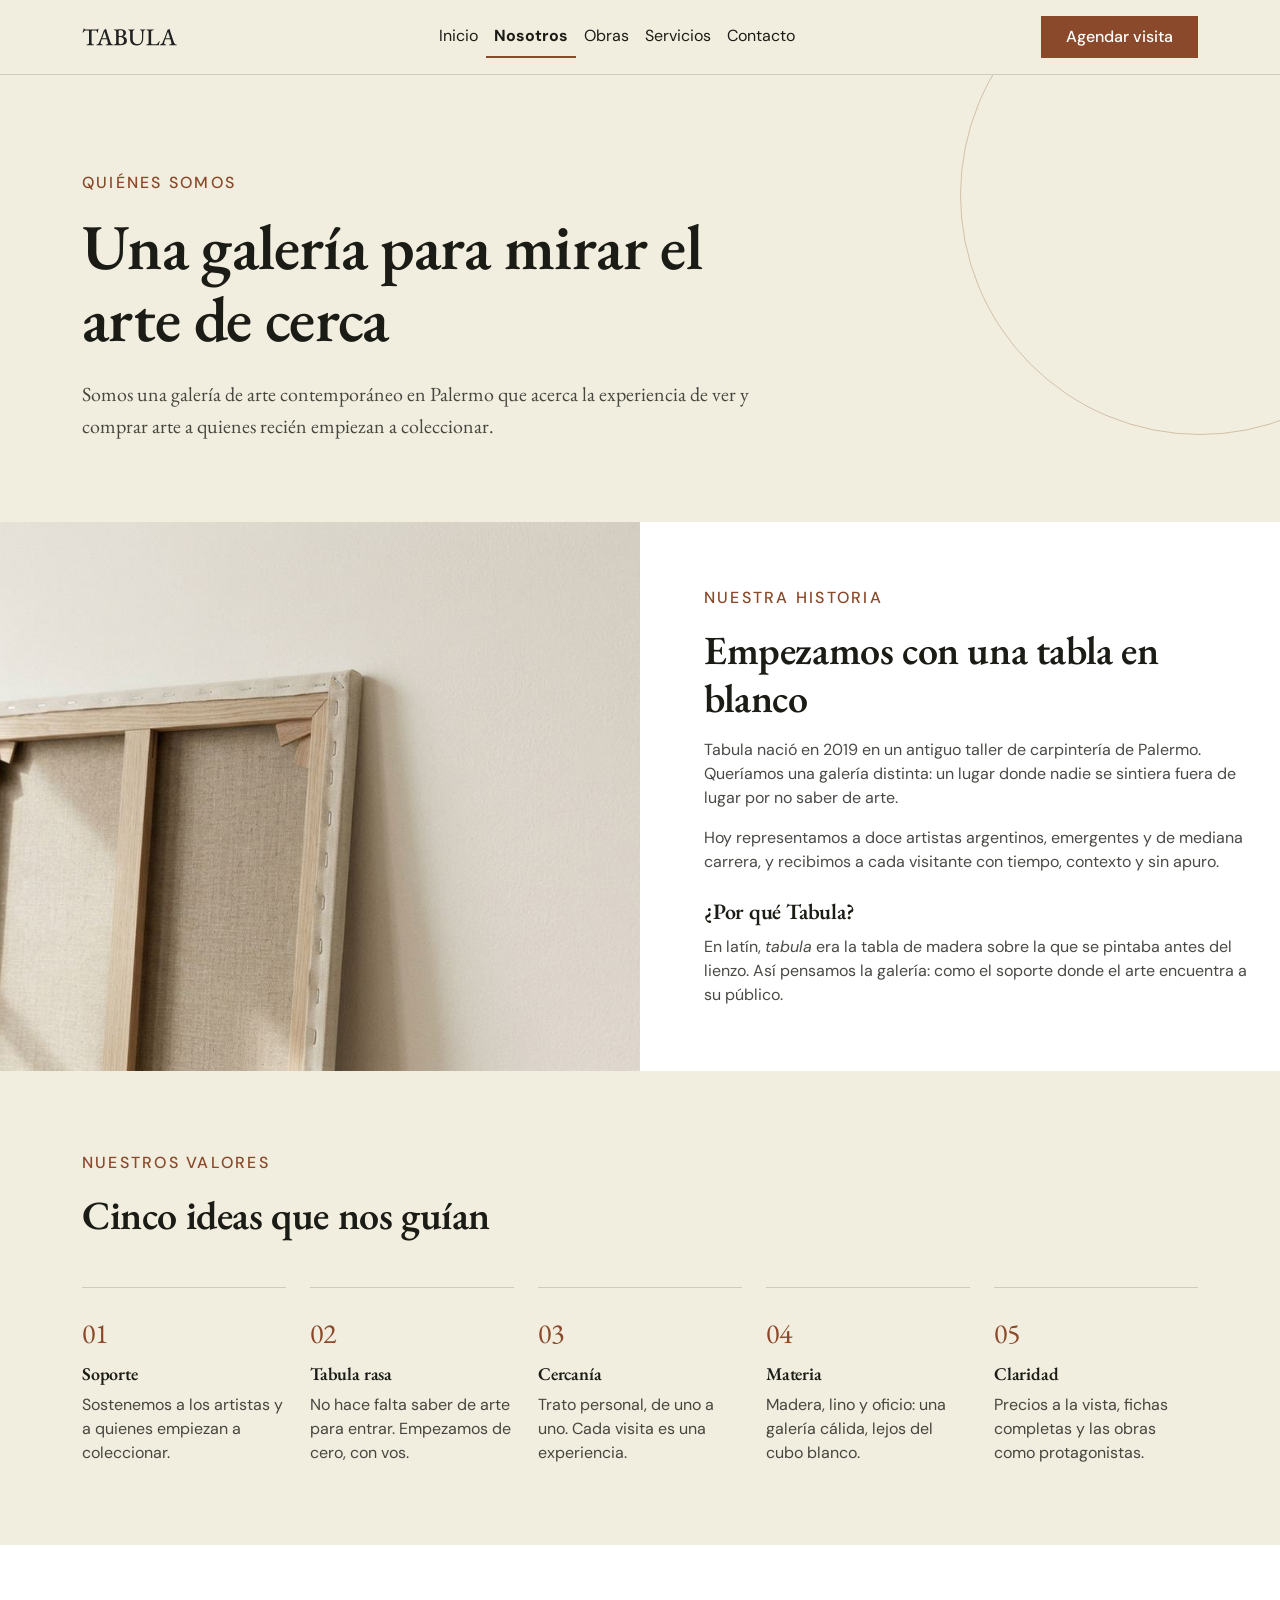
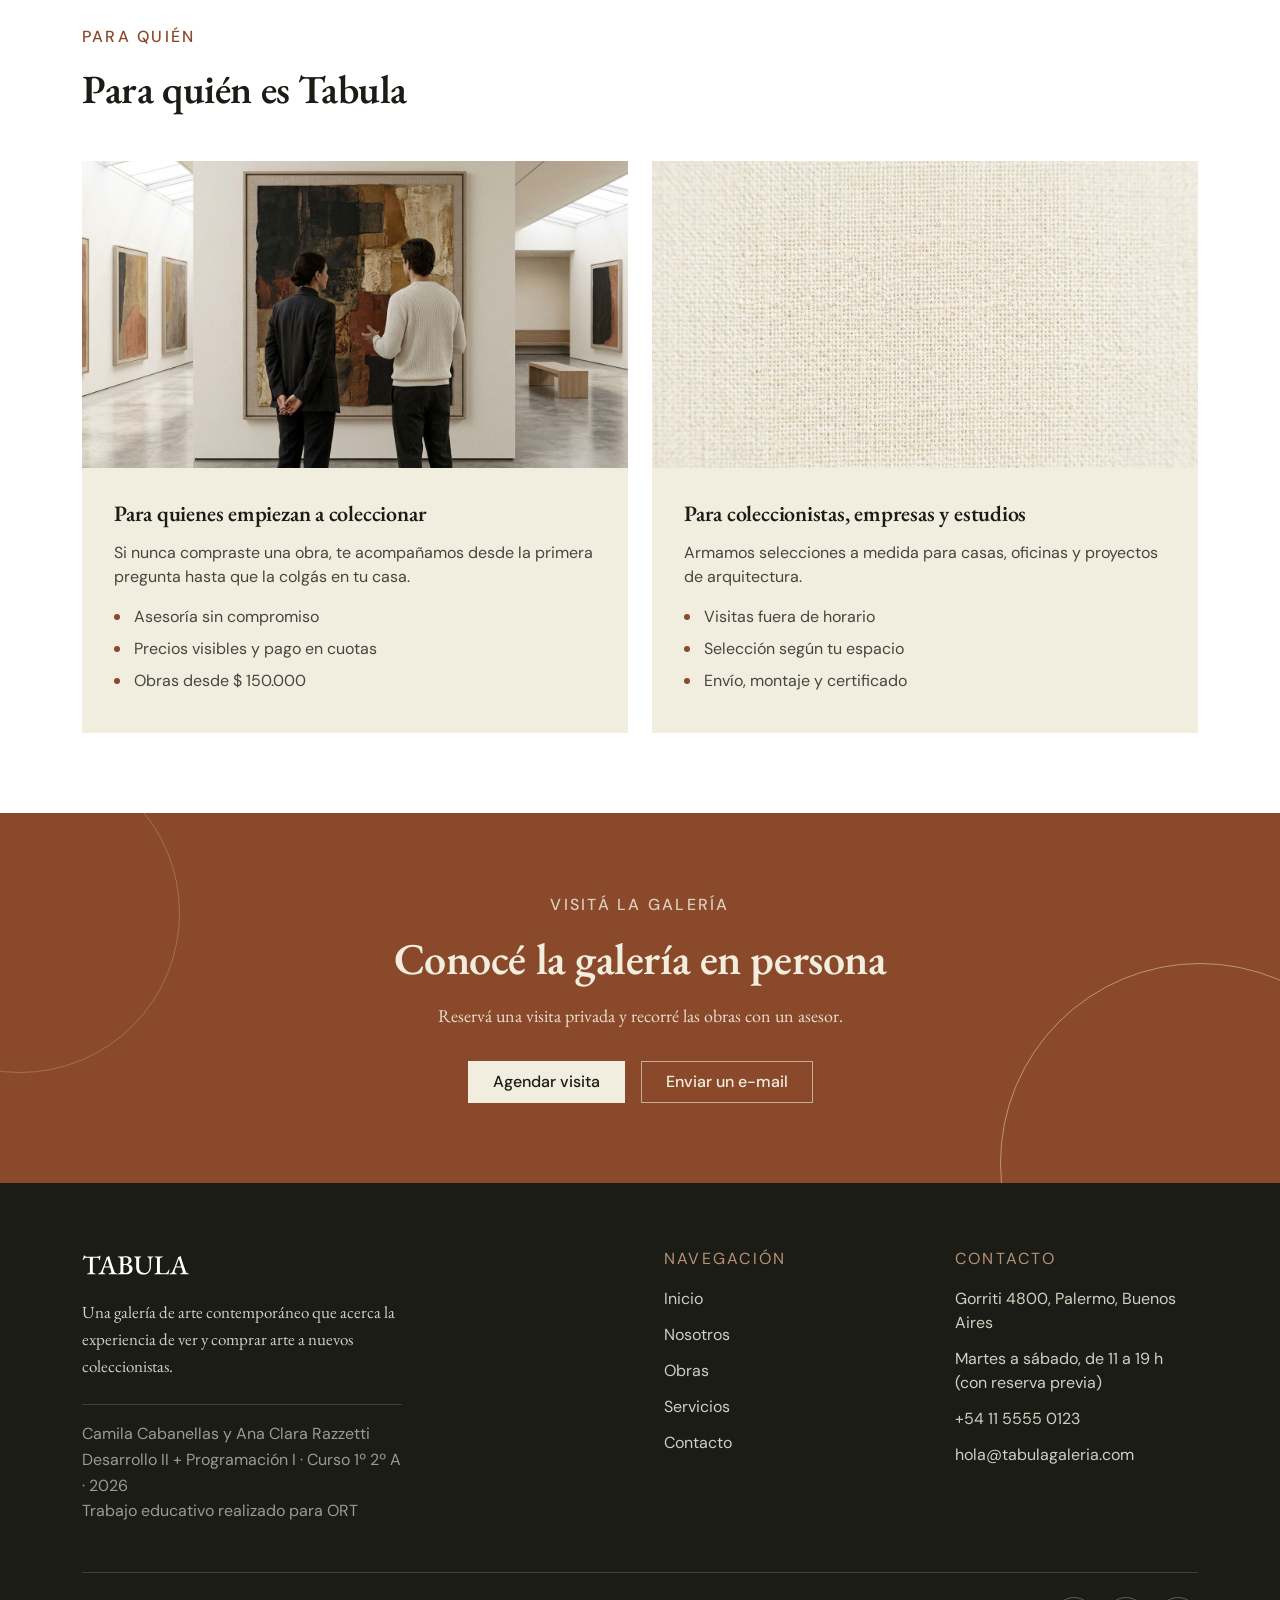
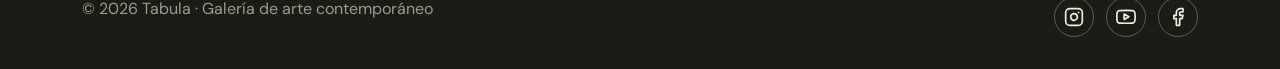
<file: quienes-somos.html>
<!DOCTYPE html>
<html lang="es">
<head>
  <meta charset="UTF-8">
  <meta name="viewport" content="width=device-width, initial-scale=1">
  <title>Nosotros </title>
  <meta name="description" content="Tabula nació en 2019 en un antiguo taller de carpintería de Palermo. Conocé nuestra historia y nuestros valores.">

  <!-- Tipografías: DM Sans (texto) + EB Garamond (títulos) -->
  <link rel="preconnect" href="https://fonts.googleapis.com">
  <link rel="preconnect" href="https://fonts.gstatic.com" crossorigin>
  <link href="https://fonts.googleapis.com/css2?family=DM+Sans:wght@400;500;700;900&family=EB+Garamond:wght@400;500;600&display=swap" rel="stylesheet">

  <!-- Bootstrap 5 + estilos propios (van después para pisar los valores por defecto) -->
  <link href="assets/bootstrap/css/bootstrap.min.css" rel="stylesheet">
  <link rel="stylesheet" href="css/styles.css">
</head>
<body>
  <!-- HEADER / NAVEGACIÓN -->
  <header class="site-header">
    <nav class="navbar navbar-expand-lg">
      <div class="container">
        <a class="navbar-brand" href="index.html"><img src="img/web/logo.svg" alt="Tabula, ir al inicio" width="110" height="37"></a>
        <button class="navbar-toggler" type="button" data-bs-toggle="collapse" data-bs-target="#menu" aria-controls="menu" aria-expanded="false" aria-label="Abrir menú">
          <span class="navbar-toggler-icon"></span>
        </button>
        <div class="collapse navbar-collapse" id="menu">
          <ul class="navbar-nav mx-auto mb-3 mb-lg-0">
          <li class="nav-item"><a class="nav-link" href="index.html">Inicio</a></li>
          <li class="nav-item"><a class="nav-link active" aria-current="page" href="quienes-somos.html">Nosotros</a></li>
          <li class="nav-item"><a class="nav-link" href="productos.html">Obras</a></li>
          <li class="nav-item"><a class="nav-link" href="servicios.html">Servicios</a></li>
          <li class="nav-item"><a class="nav-link" href="contacto.html">Contacto</a></li>
          </ul>
          <a class="btn btn-primary" href="contacto.html">Agendar visita</a>
        </div>
      </div>
    </nav>
  </header>

  <main>

    <!-- Encabezado -->
    <section class="page-hero bg-tb-cream circulos">
      <div class="container">
        <div class="container-texto">
          <span class="eyebrow">Quiénes somos</span>
          <h1>Una galería para mirar el arte de cerca</h1>
          <p class="lead">Somos una galería de arte contemporáneo en Palermo que acerca la experiencia de ver y comprar arte a quienes recién empiezan a coleccionar.</p>
        </div>
      </div>
    </section>

    <!-- Nuestra historia -->
    <section class="bg-tb-white">
      <div class="row g-0">
        <div class="col-lg-6 que-es-imagen">
          <img class="img-cover" src="img/web/lienzo.jpg" alt="Un bastidor de madera con lienzo apoyado contra la pared" loading="lazy">
        </div>
        <div class="col-lg-6 que-es-texto d-flex align-items-center">
          <div class="container-texto">
            <span class="eyebrow">Nuestra historia</span>
            <h2 id="historia-titulo" class="mb-3">Empezamos con una tabla en blanco</h2>
            <p class="mb-3">Tabula nació en 2019 en un antiguo taller de carpintería de Palermo. Queríamos una galería distinta: un lugar donde nadie se sintiera fuera de lugar por no saber de arte.</p>
            <p class="mb-4">Hoy representamos a doce artistas argentinos, emergentes y de mediana carrera, y recibimos a cada visitante con tiempo, contexto y sin apuro.</p>
            <h3 class="mb-2">¿Por qué Tabula?</h3>
            <p>En latín, <em>tabula</em> era la tabla de madera sobre la que se pintaba antes del lienzo. Así pensamos la galería: como el soporte donde el arte encuentra a su público.</p>
          </div>
        </div>
      </div>
    </section>

    <!-- Valores -->
    <section class="seccion bg-tb-cream">
      <div class="container">
        <div class="mb-5">
          <span class="eyebrow">Nuestros valores</span>
          <h2 id="valores-titulo">Cinco ideas que nos guían</h2>
        </div>
        <div class="row g-4">
          <div class="col-sm-6 col-lg"><div class="valor"><span class="valor-numero">01</span><h3>Soporte</h3><p>Sostenemos a los artistas y a quienes empiezan a coleccionar.</p></div></div>
          <div class="col-sm-6 col-lg"><div class="valor"><span class="valor-numero">02</span><h3>Tabula rasa</h3><p>No hace falta saber de arte para entrar. Empezamos de cero, con vos.</p></div></div>
          <div class="col-sm-6 col-lg"><div class="valor"><span class="valor-numero">03</span><h3>Cercanía</h3><p>Trato personal, de uno a uno. Cada visita es una experiencia.</p></div></div>
          <div class="col-sm-6 col-lg"><div class="valor"><span class="valor-numero">04</span><h3>Materia</h3><p>Madera, lino y oficio: una galería cálida, lejos del cubo blanco.</p></div></div>
          <div class="col-sm-6 col-lg"><div class="valor"><span class="valor-numero">05</span><h3>Claridad</h3><p>Precios a la vista, fichas completas y las obras como protagonistas.</p></div></div>
        </div>
      </div>
    </section>

    <!-- Para quién -->
    <section class="seccion bg-tb-white">
      <div class="container">
        <div class="mb-5">
          <span class="eyebrow">Para quién</span>
          <h2 id="publico-titulo">Para quién es Tabula</h2>
        </div>
        <div class="row g-4">
          <div class="col-md-6">
            <article class="publico-card">
              <figure><img src="img/web/galeria.jpg" alt="Dos personas conversan frente a una obra en la sala de la galería" loading="lazy"></figure>
              <div class="publico-card-cuerpo">
                <h3>Para quienes empiezan a coleccionar</h3>
                <p class="mb-3">Si nunca compraste una obra, te acompañamos desde la primera pregunta hasta que la colgás en tu casa.</p>
                <ul class="lista-puntos"><li>Asesoría sin compromiso</li><li>Precios visibles y pago en cuotas</li><li>Obras desde $ 150.000</li></ul>
              </div>
            </article>
          </div>
          <div class="col-md-6">
            <article class="publico-card">
              <figure><img src="img/web/lienzo2.jpg" alt="Primer plano de una tela de lino de trama abierta" loading="lazy"></figure>
              <div class="publico-card-cuerpo">
                <h3>Para coleccionistas, empresas y estudios</h3>
                <p class="mb-3">Armamos selecciones a medida para casas, oficinas y proyectos de arquitectura.</p>
                <ul class="lista-puntos"><li>Visitas fuera de horario</li><li>Selección según tu espacio</li><li>Envío, montaje y certificado</li></ul>
              </div>
            </article>
          </div>
        </div>
      </div>
    </section>

    <!-- CTA -->
    <section class="cta-banda bg-tb-rust circulos">
      <div class="container">
        <span class="eyebrow">Visitá la galería</span>
        <h2>Conocé la galería en persona</h2>
        <p>Reservá una visita privada y recorré las obras con un asesor.</p>
        <div class="d-flex flex-column flex-sm-row justify-content-center gap-3">
          <a class="btn btn-cream" href="contacto.html">Agendar visita</a>
          <a class="btn btn-outline-cream" href="mailto:hola@tabulagaleria.com?subject=Quiero%20agendar%20una%20visita&body=Hola%2C%20me%20gustar%C3%ADa%20agendar%20una%20visita%20privada%20a%20la%20galer%C3%ADa.%20Mis%20datos%20son%3A%0A%0ANombre%3A%20%0ATel%C3%A9fono%3A%20%0AD%C3%ADa%20y%20horario%20preferido%3A%20">Enviar un e-mail</a>
        </div>
      </div>
    </section>
  </main>

  <!-- FOOTER -->
  <footer class="site-footer">
    <div class="container">
      <div class="row gy-5 gx-lg-5">
        <div class="col-lg-6">
          <img class="footer-logo" src="img/web/logo.svg" alt="Tabula" width="110" height="37">
          <p class="footer-texto">Una galería de arte contemporáneo que acerca la experiencia de ver y comprar arte a nuevos coleccionistas.</p>
          <p class="footer-credito">Camila Cabanellas y Ana Clara Razzetti<br>Desarrollo II + Programación I · Curso 1º 2º A · 2026<br>Trabajo educativo realizado para ORT</p>
        </div>
        <div class="col-6 col-lg-3">
          <span class="footer-titulo">Navegación</span>
          <ul>
            <li><a href="index.html">Inicio</a></li>
            <li><a href="quienes-somos.html">Nosotros</a></li>
            <li><a href="productos.html">Obras</a></li>
            <li><a href="servicios.html">Servicios</a></li>
            <li><a href="contacto.html">Contacto</a></li>
          </ul>
        </div>
        <div class="col-6 col-lg-3">
          <span class="footer-titulo">Contacto</span>
          <ul>
            <li>Gorriti 4800, Palermo, Buenos Aires</li>
            <li>Martes a sábado, de 11 a 19 h (con reserva previa)</li>
            <li><a href="tel:+541155550123">+54 11 5555 0123</a></li>
            <li><a href="mailto:hola@tabulagaleria.com">hola@tabulagaleria.com</a></li>
          </ul>
        </div>
      </div>
      <div class="footer-base">
        <p>© 2026 Tabula · Galería de arte contemporáneo</p>
        <div class="footer-redes">
          <a href="https://www.instagram.com/" target="_blank" rel="noopener" aria-label="Instagram"><svg width="20" height="20" viewBox="0 0 24 24" fill="none" stroke="currentColor" stroke-width="2" stroke-linecap="round" stroke-linejoin="round"><rect x="2" y="2" width="20" height="20" rx="5" ry="5"/><path d="M16 11.37A4 4 0 1 1 12.63 8 4 4 0 0 1 16 11.37z"/><line x1="17.5" y1="6.5" x2="17.51" y2="6.5"/></svg></a>
          <a href="https://www.youtube.com/" target="_blank" rel="noopener" aria-label="YouTube"><svg width="20" height="20" viewBox="0 0 24 24" fill="none" stroke="currentColor" stroke-width="2" stroke-linecap="round" stroke-linejoin="round"><path d="M22.54 6.42a2.78 2.78 0 0 0-1.94-2C18.88 4 12 4 12 4s-6.88 0-8.6.46a2.78 2.78 0 0 0-1.94 2A29 29 0 0 0 1 11.75a29 29 0 0 0 .46 5.33A2.78 2.78 0 0 0 3.4 19c1.72.46 8.6.46 8.6.46s6.88 0 8.6-.46a2.78 2.78 0 0 0 1.94-2 29 29 0 0 0 .46-5.25 29 29 0 0 0-.46-5.33z"/><polygon points="9.75 15.02 15.5 11.75 9.75 8.48 9.75 15.02"/></svg></a>
          <a href="https://www.facebook.com/" target="_blank" rel="noopener" aria-label="Facebook"><svg width="20" height="20" viewBox="0 0 24 24" fill="none" stroke="currentColor" stroke-width="2" stroke-linecap="round" stroke-linejoin="round"><path d="M18 2h-3a5 5 0 0 0-5 5v3H7v4h3v8h4v-8h3l1-4h-4V7a1 1 0 0 1 1-1h3z"/></svg></a>
        </div>
      </div>
    </div>
  </footer>

  <script src="assets/bootstrap/js/bootstrap.bundle.min.js"></script>
  <script src="js/main.js"></script>
</body>
</html>
</file>
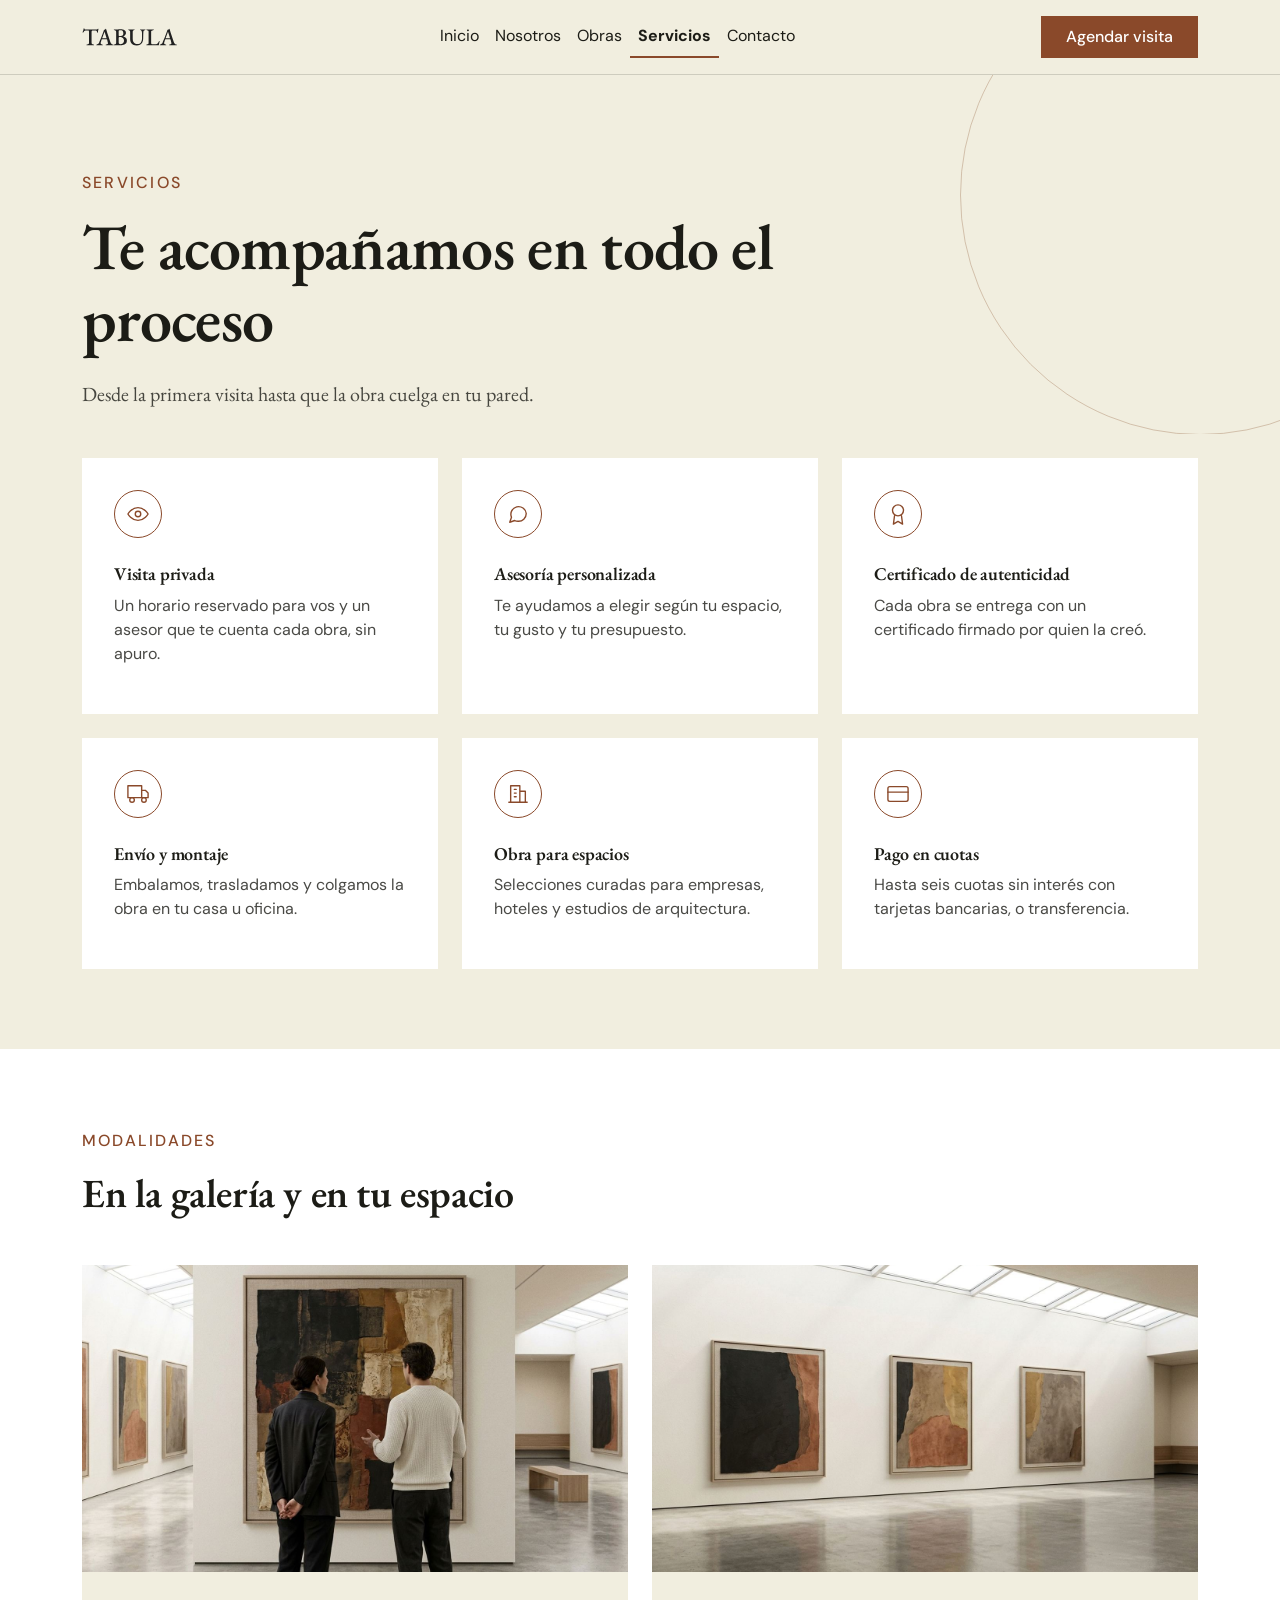
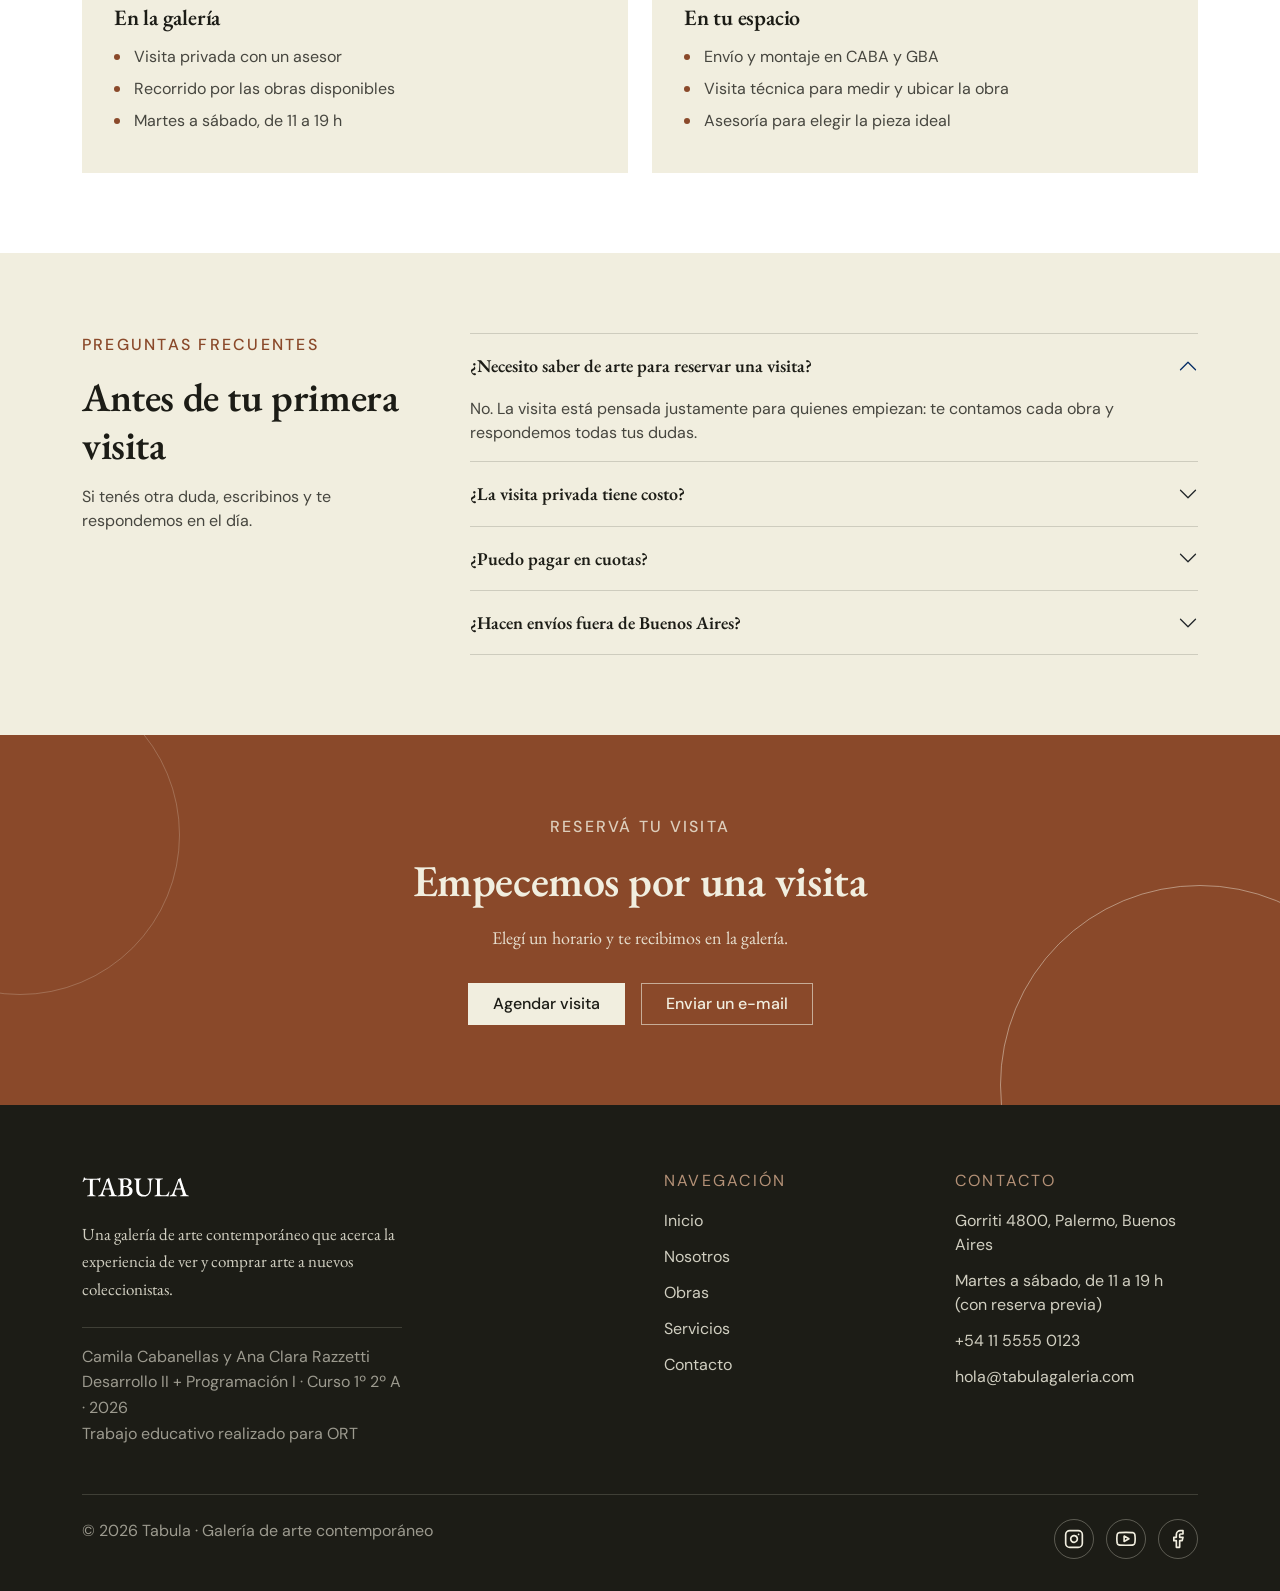
<file: servicios.html>
<!DOCTYPE html>
<html lang="es">
<head>
  <meta charset="UTF-8">
  <meta name="viewport" content="width=device-width, initial-scale=1">
  <title>Servicios de Tabula</title>
  <meta name="description" content="Visita privada, asesoría, certificado de autenticidad, envío y montaje. Te acompañamos en todo el proceso.">

  <!-- Tipografías: DM Sans (texto) + EB Garamond (títulos) -->
  <link rel="preconnect" href="https://fonts.googleapis.com">
  <link rel="preconnect" href="https://fonts.gstatic.com" crossorigin>
  <link href="https://fonts.googleapis.com/css2?family=DM+Sans:wght@400;500;700;900&family=EB+Garamond:wght@400;500;600&display=swap" rel="stylesheet">

  <!-- Bootstrap 5 + estilos propios (van después para pisar los valores por defecto) -->
  <link href="assets/bootstrap/css/bootstrap.min.css" rel="stylesheet">
  <link rel="stylesheet" href="css/styles.css">
</head>
<body>
  <!-- HEADER / NAVEGACIÓN -->
  <header class="site-header">
    <nav class="navbar navbar-expand-lg">
      <div class="container">
        <a class="navbar-brand" href="index.html"><img src="img/web/logo.svg" alt="Tabula, ir al inicio" width="110" height="37"></a>
        <button class="navbar-toggler" type="button" data-bs-toggle="collapse" data-bs-target="#menu" aria-controls="menu" aria-expanded="false" aria-label="Abrir menú">
          <span class="navbar-toggler-icon"></span>
        </button>
        <div class="collapse navbar-collapse" id="menu">
          <ul class="navbar-nav mx-auto mb-3 mb-lg-0">
          <li class="nav-item"><a class="nav-link" href="index.html">Inicio</a></li>
          <li class="nav-item"><a class="nav-link" href="quienes-somos.html">Nosotros</a></li>
          <li class="nav-item"><a class="nav-link" href="productos.html">Obras</a></li>
          <li class="nav-item"><a class="nav-link active" aria-current="page" href="servicios.html">Servicios</a></li>
          <li class="nav-item"><a class="nav-link" href="contacto.html">Contacto</a></li>
          </ul>
          <a class="btn btn-primary" href="contacto.html">Agendar visita</a>
        </div>
      </div>
    </nav>
  </header>

  <main>

    <!-- Encabezado -->
    <section class="page-hero bg-tb-cream circulos pb-4">
      <div class="container">
        <div class="container-texto">
          <span class="eyebrow">Servicios</span>
          <h1>Te acompañamos en todo el proceso</h1>
          <p class="lead">Desde la primera visita hasta que la obra cuelga en tu pared.</p>
        </div>
      </div>
    </section>

    <!-- Servicios -->
    <section class="seccion bg-tb-cream pt-4">
      <div class="container">
        <div class="row g-4">
          <div class="col-md-6 col-lg-4"><article class="servicio-card"><span class="servicio-icono"><svg viewBox="0 0 24 24"><path d="M1 12s4-7 11-7 11 7 11 7-4 7-11 7S1 12 1 12z"/><circle cx="12" cy="12" r="3"/></svg></span><h3>Visita privada</h3><p>Un horario reservado para vos y un asesor que te cuenta cada obra, sin apuro.</p></article></div>
          <div class="col-md-6 col-lg-4"><article class="servicio-card"><span class="servicio-icono"><svg viewBox="0 0 24 24"><path d="M21 11.5a8.4 8.4 0 0 1-9 8.4 8.6 8.6 0 0 1-3.6-.8L3 21l1.9-5.4A8.4 8.4 0 1 1 21 11.5z"/></svg></span><h3>Asesoría personalizada</h3><p>Te ayudamos a elegir según tu espacio, tu gusto y tu presupuesto.</p></article></div>
          <div class="col-md-6 col-lg-4"><article class="servicio-card"><span class="servicio-icono"><svg viewBox="0 0 24 24"><circle cx="12" cy="8" r="6"/><path d="M8.2 13.9 7 23l5-3 5 3-1.2-9.1"/></svg></span><h3>Certificado de autenticidad</h3><p>Cada obra se entrega con un certificado firmado por quien la creó.</p></article></div>
          <div class="col-md-6 col-lg-4"><article class="servicio-card"><span class="servicio-icono"><svg viewBox="0 0 24 24"><path d="M1 3h15v13H1zM16 8h4l3 3v5h-7z"/><circle cx="5.5" cy="18.5" r="2.5"/><circle cx="18.5" cy="18.5" r="2.5"/></svg></span><h3>Envío y montaje</h3><p>Embalamos, trasladamos y colgamos la obra en tu casa u oficina.</p></article></div>
          <div class="col-md-6 col-lg-4"><article class="servicio-card"><span class="servicio-icono"><svg viewBox="0 0 24 24"><path d="M4 21V3h10v18M14 9h6v12M2 21h20M8 7h2M8 11h2M8 15h2"/></svg></span><h3>Obra para espacios</h3><p>Selecciones curadas para empresas, hoteles y estudios de arquitectura.</p></article></div>
          <div class="col-md-6 col-lg-4"><article class="servicio-card"><span class="servicio-icono"><svg viewBox="0 0 24 24"><rect x="1" y="4" width="22" height="16" rx="2"/><path d="M1 10h22"/></svg></span><h3>Pago en cuotas</h3><p>Hasta seis cuotas sin interés con tarjetas bancarias, o transferencia.</p></article></div>
        </div>
      </div>
    </section>

    <!-- Modalidades -->
    <section class="seccion bg-tb-white">
      <div class="container">
        <div class="mb-5">
          <span class="eyebrow">Modalidades</span>
          <h2 id="modalidades-titulo">En la galería y en tu espacio</h2>
        </div>
        <div class="row g-4">
          <div class="col-md-6">
            <article class="publico-card">
              <figure><img src="img/web/galeria.jpg" alt="Un asesor y una visitante recorren una obra en la sala de la galería" loading="lazy"></figure>
              <div class="publico-card-cuerpo">
                <h3>En la galería</h3>
                <ul class="lista-puntos"><li>Visita privada con un asesor</li><li>Recorrido por las obras disponibles</li><li>Martes a sábado, de 11 a 19 h</li></ul>
              </div>
            </article>
          </div>
          <div class="col-md-6">
            <article class="publico-card">
              <figure><img src="img/web/coleccion.jpg" alt="Sala de la galería con tres obras de gran formato colgadas" loading="lazy"></figure>
              <div class="publico-card-cuerpo">
                <h3>En tu espacio</h3>
                <ul class="lista-puntos"><li>Envío y montaje en CABA y GBA</li><li>Visita técnica para medir y ubicar la obra</li><li>Asesoría para elegir la pieza ideal</li></ul>
              </div>
            </article>
          </div>
        </div>
      </div>
    </section>

    <!-- Preguntas frecuentes -->
    <section class="seccion bg-tb-cream">
      <div class="container">
        <div class="row gy-5 gx-lg-5">
          <div class="col-lg-4">
            <span class="eyebrow">Preguntas frecuentes</span>
            <h2 id="faq-titulo" class="mb-3">Antes de tu primera visita</h2>
            <p>Si tenés otra duda, escribinos y te respondemos en el día.</p>
          </div>
          <div class="col-lg-8">
            <div class="accordion" id="faq">
              <div class="accordion-item">
                <h3 class="accordion-header">
                  <button class="accordion-button" type="button" data-bs-toggle="collapse" data-bs-target="#faq0" aria-expanded="true" aria-controls="faq0">¿Necesito saber de arte para reservar una visita?</button>
                </h3>
                <div id="faq0" class="accordion-collapse collapse show" data-bs-parent="#faq">
                  <div class="accordion-body px-0 pt-0"><p>No. La visita está pensada justamente para quienes empiezan: te contamos cada obra y respondemos todas tus dudas.</p></div>
                </div>
              </div>
              <div class="accordion-item">
                <h3 class="accordion-header">
                  <button class="accordion-button collapsed" type="button" data-bs-toggle="collapse" data-bs-target="#faq1" aria-expanded="false" aria-controls="faq1">¿La visita privada tiene costo?</button>
                </h3>
                <div id="faq1" class="accordion-collapse collapse" data-bs-parent="#faq">
                  <div class="accordion-body px-0 pt-0"><p>No, la visita es sin cargo y sin compromiso de compra. Solo necesitamos que reserves un horario.</p></div>
                </div>
              </div>
              <div class="accordion-item">
                <h3 class="accordion-header">
                  <button class="accordion-button collapsed" type="button" data-bs-toggle="collapse" data-bs-target="#faq2" aria-expanded="false" aria-controls="faq2">¿Puedo pagar en cuotas?</button>
                </h3>
                <div id="faq2" class="accordion-collapse collapse" data-bs-parent="#faq">
                  <div class="accordion-body px-0 pt-0"><p>Sí, hasta seis cuotas sin interés con tarjetas bancarias seleccionadas. También aceptamos transferencia.</p></div>
                </div>
              </div>
              <div class="accordion-item">
                <h3 class="accordion-header">
                  <button class="accordion-button collapsed" type="button" data-bs-toggle="collapse" data-bs-target="#faq3" aria-expanded="false" aria-controls="faq3">¿Hacen envíos fuera de Buenos Aires?</button>
                </h3>
                <div id="faq3" class="accordion-collapse collapse" data-bs-parent="#faq">
                  <div class="accordion-body px-0 pt-0"><p>Sí, coordinamos el embalaje y el envío a todo el país. El montaje a domicilio está disponible en CABA y GBA.</p></div>
                </div>
              </div>
            </div>
          </div>
        </div>
      </div>
    </section>

    <!-- CTA -->
    <section class="cta-banda bg-tb-rust circulos">
      <div class="container">
        <span class="eyebrow">Reservá tu visita</span>
        <h2>Empecemos por una visita</h2>
        <p>Elegí un horario y te recibimos en la galería.</p>
        <div class="d-flex flex-column flex-sm-row justify-content-center gap-3">
          <a class="btn btn-cream" href="contacto.html">Agendar visita</a>
          <a class="btn btn-outline-cream" href="mailto:hola@tabulagaleria.com?subject=Quiero%20agendar%20una%20visita&body=Hola%2C%20me%20gustar%C3%ADa%20agendar%20una%20visita%20privada%20a%20la%20galer%C3%ADa.%20Mis%20datos%20son%3A%0A%0ANombre%3A%20%0ATel%C3%A9fono%3A%20%0AD%C3%ADa%20y%20horario%20preferido%3A%20">Enviar un e-mail</a>
        </div>
      </div>
    </section>
  </main>

  <!-- FOOTER -->
  <footer class="site-footer">
    <div class="container">
      <div class="row gy-5 gx-lg-5">
        <div class="col-lg-6">
          <img class="footer-logo" src="img/web/logo.svg" alt="Tabula" width="110" height="37">
          <p class="footer-texto">Una galería de arte contemporáneo que acerca la experiencia de ver y comprar arte a nuevos coleccionistas.</p>
          <p class="footer-credito">Camila Cabanellas y Ana Clara Razzetti<br>Desarrollo II + Programación I · Curso 1º 2º A · 2026<br>Trabajo educativo realizado para ORT</p>
        </div>
        <div class="col-6 col-lg-3">
          <span class="footer-titulo">Navegación</span>
          <ul>
            <li><a href="index.html">Inicio</a></li>
            <li><a href="quienes-somos.html">Nosotros</a></li>
            <li><a href="productos.html">Obras</a></li>
            <li><a href="servicios.html">Servicios</a></li>
            <li><a href="contacto.html">Contacto</a></li>
          </ul>
        </div>
        <div class="col-6 col-lg-3">
          <span class="footer-titulo">Contacto</span>
          <ul>
            <li>Gorriti 4800, Palermo, Buenos Aires</li>
            <li>Martes a sábado, de 11 a 19 h (con reserva previa)</li>
            <li><a href="tel:+541155550123">+54 11 5555 0123</a></li>
            <li><a href="mailto:hola@tabulagaleria.com">hola@tabulagaleria.com</a></li>
          </ul>
        </div>
      </div>
      <div class="footer-base">
        <p>© 2026 Tabula · Galería de arte contemporáneo</p>
        <div class="footer-redes">
          <a href="https://www.instagram.com/" target="_blank" rel="noopener" aria-label="Instagram"><svg width="20" height="20" viewBox="0 0 24 24" fill="none" stroke="currentColor" stroke-width="2" stroke-linecap="round" stroke-linejoin="round"><rect x="2" y="2" width="20" height="20" rx="5" ry="5"/><path d="M16 11.37A4 4 0 1 1 12.63 8 4 4 0 0 1 16 11.37z"/><line x1="17.5" y1="6.5" x2="17.51" y2="6.5"/></svg></a>
          <a href="https://www.youtube.com/" target="_blank" rel="noopener" aria-label="YouTube"><svg width="20" height="20" viewBox="0 0 24 24" fill="none" stroke="currentColor" stroke-width="2" stroke-linecap="round" stroke-linejoin="round"><path d="M22.54 6.42a2.78 2.78 0 0 0-1.94-2C18.88 4 12 4 12 4s-6.88 0-8.6.46a2.78 2.78 0 0 0-1.94 2A29 29 0 0 0 1 11.75a29 29 0 0 0 .46 5.33A2.78 2.78 0 0 0 3.4 19c1.72.46 8.6.46 8.6.46s6.88 0 8.6-.46a2.78 2.78 0 0 0 1.94-2 29 29 0 0 0 .46-5.25 29 29 0 0 0-.46-5.33z"/><polygon points="9.75 15.02 15.5 11.75 9.75 8.48 9.75 15.02"/></svg></a>
          <a href="https://www.facebook.com/" target="_blank" rel="noopener" aria-label="Facebook"><svg width="20" height="20" viewBox="0 0 24 24" fill="none" stroke="currentColor" stroke-width="2" stroke-linecap="round" stroke-linejoin="round"><path d="M18 2h-3a5 5 0 0 0-5 5v3H7v4h3v8h4v-8h3l1-4h-4V7a1 1 0 0 1 1-1h3z"/></svg></a>
        </div>
      </div>
    </div>
  </footer>

  <script src="assets/bootstrap/js/bootstrap.bundle.min.js"></script>
  <script src="js/main.js"></script>
</body>
</html>
</file>
<file: css/styles.css>
/* ==========================================================
   Índice:
   1. Variables (paleta, tipografía, override de Bootstrap)
   2. Base y tipografía
   3. Botones
   4. Header / navegación
   5. Utilidades de sección
   6. Home (hero, qué es, obras destacadas, pasos, CTA)
   7. Tarjetas de obra
   8. Quiénes somos
   9. Servicios
   10. Contacto (formulario, mapa, video)
   11. Footer
   12. Alineación con el container (secciones a sangre)
   13. Carrito (ícono del header y botones)
   14. Panel del carrito (offcanvas, solo en productos.html)
   ========================================================== */

/* 1. VARIABLES ---------------------------------------------- */
:root {
  /* Paleta Tabula */
  --tb-ink: #1C1C16;
  --tb-cream: #F1EEDF;
  --tb-sand: #B49177;
  --tb-rust: #8A492A;
  --tb-rust-dark: #6F3A21;
  --tb-white: #FFFFFF;
  --tb-line: rgba(28, 28, 22, .16);
  --tb-muted: rgba(28, 28, 22, .8);

  /* Tipografía */
  --tb-font-title: "EB Garamond", Georgia, serif;
  --tb-font-text: "DM Sans", system-ui, sans-serif;

  /* Override de variables de Bootstrap */
  --bs-primary: #8A492A;
  --bs-primary-rgb: 138, 73, 42;
  --bs-secondary: #B49177;
  --bs-secondary-rgb: 180, 145, 119;
  --bs-dark: #1C1C16;
  --bs-dark-rgb: 28, 28, 22;
  --bs-light: #F1EEDF;
  --bs-light-rgb: 241, 238, 223;
  --bs-body-bg: #F1EEDF;
  --bs-body-color: #1C1C16;
  --bs-body-color-rgb: 28, 28, 22;
  --bs-body-font-family: var(--tb-font-text);
  --bs-body-font-size: 1rem;
  --bs-body-line-height: 1.5;
  --bs-heading-color: #1C1C16;
  --bs-link-color: #8A492A;
  --bs-link-color-rgb: 138, 73, 42;
  --bs-link-hover-color: #6F3A21;
  --bs-link-hover-color-rgb: 111, 58, 33;
  --bs-border-color: rgba(28, 28, 22, .16);
  --bs-border-radius: 0;
  --bs-border-radius-sm: 0;
  --bs-border-radius-lg: 0;
  --bs-border-radius-pill: 999px;
  --bs-focus-ring-color: rgba(138, 73, 42, .25);
}

/* 2. BASE Y TIPOGRAFÍA -------------------------------------- */
/* Ajustes base sobre el Reboot de Bootstrap (reemplazan al reset.css) */
h1, h2, h3, h4, p, ul, figure { margin: 0; }
ul { padding: 0; list-style: none; }
img, iframe { display: block; max-width: 100%; }
a { text-decoration: none; }
body { background: var(--tb-cream); color: var(--tb-ink); }
h1, h2, h3, h4, .h1, .h2, .h3 {
  font-family: var(--tb-font-title);
  font-weight: 600;
  color: var(--tb-ink);
  letter-spacing: -.01em;
}
h1, .h1 { font-size: clamp(2.5rem, 6vw, 4rem); line-height: 1.12; }
h2, .h2 { font-size: clamp(1.75rem, 3.4vw, 2.5rem); line-height: 1.2; }
h3, .h3 { font-size: 1.375rem; line-height: 1.3; }
p { color: var(--tb-muted); }
.lead { font-family: var(--tb-font-title); font-size: 1.25rem; line-height: 1.6; color: var(--tb-muted); font-weight: 400; }
strong { font-weight: 700; color: var(--tb-ink); }
a:focus-visible, button:focus-visible, .btn:focus-visible {
  outline: 2px solid var(--tb-rust); outline-offset: 2px;
}
.eyebrow {
  display: block; margin-bottom: 1rem;
  font-size: 1rem; font-weight: 500; letter-spacing: .14em;
  text-transform: uppercase; color: var(--tb-rust);
}
.link-flecha { font-size: 1rem; font-weight: 500; color: var(--tb-rust); }
.link-flecha:hover { color: var(--tb-rust-dark); text-decoration: underline; }

/* 3. BOTONES (override de .btn de Bootstrap) ---------------- */
.btn {
  --bs-btn-border-radius: 0;
  --bs-btn-font-size: 1rem;
  --bs-btn-padding-x: 1.5rem;
  --bs-btn-padding-y: .5rem;
  font-weight: 500; line-height: 1.5;
}
.btn-primary {
  --bs-btn-bg: var(--tb-rust); --bs-btn-border-color: var(--tb-rust); --bs-btn-color: #fff;
  --bs-btn-hover-bg: var(--tb-rust-dark); --bs-btn-hover-border-color: var(--tb-rust-dark); --bs-btn-hover-color: #fff;
  --bs-btn-active-bg: var(--tb-rust-dark); --bs-btn-active-border-color: var(--tb-rust-dark);
  --bs-btn-focus-shadow-rgb: 138, 73, 42;
}
.btn-outline-dark {
  --bs-btn-color: var(--tb-ink); --bs-btn-border-color: var(--tb-ink);
  --bs-btn-hover-bg: var(--tb-ink); --bs-btn-hover-border-color: var(--tb-ink); --bs-btn-hover-color: var(--tb-cream);
  --bs-btn-active-bg: var(--tb-ink); --bs-btn-active-border-color: var(--tb-ink);
}
.btn-cream {                         /* botón crema sobre fondo terracota */
  --bs-btn-bg: var(--tb-cream); --bs-btn-border-color: var(--tb-cream); --bs-btn-color: var(--tb-ink);
  --bs-btn-hover-bg: #fff; --bs-btn-hover-border-color: #fff; --bs-btn-hover-color: var(--tb-ink);
}
.btn-outline-cream {
  --bs-btn-color: var(--tb-cream); --bs-btn-border-color: rgba(241,238,223,.6);
  --bs-btn-hover-bg: var(--tb-cream); --bs-btn-hover-border-color: var(--tb-cream); --bs-btn-hover-color: var(--tb-rust);
}

/* 4. HEADER / NAVEGACIÓN ------------------------------------ */
.site-header { background: var(--tb-cream); border-bottom: 1px solid var(--tb-line); position: sticky; top: 0; z-index: 1030; }
.navbar { --bs-navbar-padding-y: 1rem; }
.navbar-brand {
  font-family: var(--tb-font-text); font-weight: 900; font-size: 1.25rem;
  letter-spacing: .12em; color: var(--tb-ink);
}
.navbar-brand img { display: block; height: 2rem; width: auto; }
.navbar-nav .nav-link {
  --bs-nav-link-color: var(--tb-ink); --bs-nav-link-hover-color: var(--tb-rust);
  font-size: 1rem; padding: .5rem 1rem;
}
/* Página activa: se marca con .active + aria-current="page" */
.navbar-nav .nav-link.active { font-weight: 700; color: var(--tb-ink); border-bottom: 2px solid var(--tb-rust); }
@media (min-width: 992px) {
  .navbar-nav .nav-link.active { border-bottom-color: var(--tb-rust); }
}
.navbar-toggler { border: 1px solid var(--tb-ink); padding: .375rem .625rem; }
.navbar-toggler:focus { box-shadow: 0 0 0 .2rem var(--bs-focus-ring-color); }
.navbar-toggler-icon {
  background-image: url("data:image/svg+xml,%3csvg xmlns='http://www.w3.org/2000/svg' viewBox='0 0 30 30'%3e%3cpath stroke='%231C1C16' stroke-linecap='round' stroke-width='2' d='M4 7h22M4 15h22M4 23h22'/%3e%3c/svg%3e");
}

/* 5. UTILIDADES DE SECCIÓN ---------------------------------- */
.seccion { padding: 5rem 0; position: relative; overflow: hidden; }
@media (max-width: 767.98px) { .seccion { padding: 3rem 0; } }
.bg-tb-cream { background: var(--tb-cream); }
.bg-tb-white { background: var(--tb-white); }
.bg-tb-rust { background: var(--tb-rust); color: var(--tb-cream); }
.seccion-cabecera { display: flex; flex-wrap: wrap; justify-content: space-between; align-items: flex-end; gap: 1rem; margin-bottom: 3rem; }
/* Círculos decorativos del diseño (línea fina) */
.circulos::before {
  content: ""; position: absolute; top: -120px; right: -160px;
  width: 480px; height: 480px; border: 1px solid var(--tb-sand); border-radius: 50%;
  opacity: .5; pointer-events: none;
}
.bg-tb-rust.circulos::before { border-color: rgba(241,238,223,.45); right: auto; left: -140px; top: -60px; width: 320px; height: 320px; }
.bg-tb-rust.circulos::after {
  content: ""; position: absolute; bottom: -180px; right: -120px; width: 400px; height: 400px;
  border: 1px solid rgba(241,238,223,.45); border-radius: 50%; pointer-events: none;
}
.img-cover { width: 100%; height: 100%; object-fit: cover; }

/* 6. HOME ---------------------------------------------------- */
.hero { min-height: 560px; }
.hero-texto { padding: 5rem 0; }
.hero-texto .container-texto { max-width: 560px; }
.hero-texto h1 { margin-bottom: 1.5rem; }
.hero-imagen { min-height: 360px; }
.hero-beneficios {
  display: flex; flex-wrap: wrap; gap: .5rem 1.5rem; margin-top: 2rem; padding-top: 1.5rem;
  border-top: 1px solid var(--tb-line); font-size: 1rem; color: var(--tb-ink);
}
.hero-beneficios li + li { border-left: 1px solid var(--tb-line); padding-left: 1.5rem; }
@media (max-width: 575.98px) {
  .hero-beneficios { flex-direction: column; }
  .hero-beneficios li + li { border-left: 0; padding-left: 0; }
}
.que-es-imagen { min-height: 320px; }
.que-es-texto { padding: 4rem 0; }
.que-es-texto .container-texto { max-width: 560px; }
.concepto { padding: 1.25rem 0; border-top: 1px solid var(--tb-line); }
.concepto h3 { font-size: 1.25rem; margin-bottom: .25rem; }
.concepto p { font-size: 1rem; margin: 0; }
.paso { border-top: 1px solid var(--tb-line); padding-top: 1.5rem; height: 100%; }
.paso-numero { font-family: var(--tb-font-title); font-size: 2rem; color: var(--tb-rust); line-height: 1.25; display: block; margin-bottom: .5rem; }
.paso h3 { font-size: 1.25rem; margin-bottom: .5rem; }
.paso p { font-size: 1rem; }
.cta-banda { padding: 5rem 0; text-align: center; position: relative; overflow: hidden; }
.cta-banda .eyebrow { color: var(--tb-cream); opacity: .8; }
.cta-banda h2 { color: var(--tb-cream); font-size: clamp(2rem, 4vw, 2.75rem); margin-bottom: 1rem; }
.cta-banda p { color: var(--tb-cream); opacity: .9; font-family: var(--tb-font-title); font-size: 1.125rem; max-width: 560px; margin: 0 auto 2rem; }
.cta-banda .container { position: relative; z-index: 1; }

/* Testimonios: carrusel de Bootstrap con estilo propio (flechas e indicadores) */
.testimonios { max-width: 760px; margin: 0 auto; text-align: center; }
.testimonio { margin: 0; padding: 0 1rem; }
.testimonio blockquote { margin: 0; }
.testimonio blockquote p { font-family: var(--tb-font-title); font-size: clamp(1.375rem, 1rem + 1.5vw, 1.875rem); line-height: 1.4; color: var(--tb-ink); }
.testimonio figcaption { margin-top: 1.5rem; font-size: 1rem; color: var(--tb-muted); }
.testimonio figcaption strong { display: block; }
.testimonios-nav { display: flex; align-items: center; justify-content: center; gap: 1.5rem; margin-top: 2.5rem; }
.testimonios-flecha { width: 2.5rem; height: 2.5rem; display: inline-flex; align-items: center; justify-content: center; border: 1px solid var(--tb-ink); border-radius: 50%; background: transparent; color: var(--tb-ink); }
.testimonios-flecha:hover { background: var(--tb-ink); color: var(--tb-cream); }
.testimonios .carousel-indicators { position: static; margin: 0; }
.testimonios .carousel-indicators [data-bs-target] { background-color: var(--tb-ink); }

/* 7. TARJETAS DE OBRA --------------------------------------- */
.obra-card { background: var(--tb-white); height: 100%; display: flex; flex-direction: column; border: 0; }
.obra-card figure { aspect-ratio: 4 / 5; background: var(--tb-cream); overflow: hidden; }
.obra-card img { width: 100%; height: 100%; object-fit: cover; }
.obra-card-cuerpo { padding: 1rem; display: flex; flex-direction: column; flex: 1; }
.obra-card h3 { font-size: 1.125rem; margin-bottom: .25rem; }
.obra-artista { font-size: 1rem; font-weight: 500; color: var(--tb-ink); margin-bottom: .25rem; }
.obra-tecnica { font-size: 1rem; color: rgba(28,28,22,.6); margin-bottom: .5rem; }
.obra-desc { font-size: 1rem; margin-bottom: .75rem; }
.obra-precio { font-weight: 700; font-size: 1rem; margin-top: auto; margin-bottom: .75rem; color: var(--tb-ink); }
.obra-card .btn { width: 100%; }
.filtros { display: flex; flex-wrap: wrap; align-items: center; gap: .5rem; }
.filtro {
  border: 1px solid var(--tb-ink); background: transparent; color: var(--tb-ink);
  border-radius: 999px; padding: .25rem 1rem; font-size: 1rem; cursor: pointer;
}
.filtro:hover { background: rgba(28,28,22,.08); }
.filtro.activo { background: var(--tb-ink); color: var(--tb-cream); }
.contador-obras { margin-left: auto; font-size: 1rem; color: rgba(28,28,22,.6); }

/* 8. QUIÉNES SOMOS ------------------------------------------ */
.page-hero { padding: 6rem 0 5rem; position: relative; overflow: hidden; }
.page-hero .container-texto { max-width: 720px; }
.page-hero h1 { margin-bottom: 1.5rem; }
.valor { border-top: 1px solid var(--tb-line); padding-top: 1.5rem; height: 100%; }
.valor-numero { font-family: var(--tb-font-title); font-size: 1.75rem; color: var(--tb-rust); display: block; margin-bottom: .5rem; }
.valor h3 { font-size: 1.125rem; margin-bottom: .5rem; }
.valor p { font-size: 1rem; }
.publico-card { background: var(--tb-cream); height: 100%; }
.publico-card figure { aspect-ratio: 16 / 9; overflow: hidden; }
.publico-card img { width: 100%; height: 100%; object-fit: cover; }
.publico-card-cuerpo { padding: 2rem; }
.publico-card h3 { font-size: 1.375rem; margin-bottom: .75rem; }
.lista-puntos li { position: relative; padding-left: 1.25rem; font-size: 1rem; margin-bottom: .5rem; color: var(--tb-muted); }
.lista-puntos li::before { content: ""; position: absolute; left: 0; top: .55em; width: 6px; height: 6px; border-radius: 50%; background: var(--tb-rust); }

/* 9. SERVICIOS ---------------------------------------------- */
.servicio-card { background: var(--tb-white); padding: 2rem; height: 100%; }
.servicio-icono {
  width: 48px; height: 48px; border: 1px solid var(--tb-rust); border-radius: 50%;
  display: grid; place-items: center; color: var(--tb-rust); margin-bottom: 1.5rem;
}
.servicio-icono svg { width: 22px; height: 22px; stroke: currentColor; fill: none; stroke-width: 1.5; stroke-linecap: round; stroke-linejoin: round; }
.servicio-card h3 { font-size: 1.125rem; margin-bottom: .5rem; }
.servicio-card p { font-size: 1rem; margin-bottom: 1rem; }
/* Acordeón de preguntas frecuentes (override de .accordion) */
.accordion {
  --bs-accordion-bg: transparent; --bs-accordion-border-color: var(--tb-line);
  --bs-accordion-border-radius: 0; --bs-accordion-inner-border-radius: 0;
  --bs-accordion-btn-bg: transparent; --bs-accordion-active-bg: transparent;
  --bs-accordion-active-color: var(--tb-ink); --bs-accordion-btn-color: var(--tb-ink);
  --bs-accordion-btn-focus-box-shadow: 0 0 0 .2rem var(--bs-focus-ring-color);
  --bs-accordion-btn-padding-y: 1.25rem; --bs-accordion-btn-padding-x: 0; --bs-accordion-body-padding-x: 0;
}
.accordion-item { border-left: 0; border-right: 0; }
.accordion-button { font-family: var(--tb-font-title); font-size: 1.125rem; font-weight: 600; box-shadow: none; }
.accordion-button:not(.collapsed) { box-shadow: none; }
.accordion-body p { font-size: 1rem; }

/* 10. CONTACTO ---------------------------------------------- */
.dato-contacto { padding: 1rem 0; border-top: 1px solid var(--tb-line); display: flex; gap: 1rem; }
.dato-contacto .servicio-icono { width: 24px; height: 24px; border: 0; margin: 0; flex: none; }
.dato-label { display: block; font-size: 1rem; letter-spacing: .12em; text-transform: uppercase; color: rgba(28,28,22,.6); }
.dato-valor { font-family: var(--tb-font-title); font-size: 1.0625rem; color: var(--tb-ink); }
.form-visita { background: var(--tb-white); padding: 2.5rem; }
.form-visita h2 { font-size: 1.5rem; margin-bottom: .5rem; }
@media (max-width: 575.98px) { .form-visita { padding: 1.5rem; } }
.form-label { font-size: 1rem; font-weight: 500; margin-bottom: .375rem; color: var(--tb-ink); }
.form-control, .form-select {
  border-color: var(--tb-ink); font-size: 1rem; padding: .625rem .875rem;
  background-color: var(--tb-white); color: var(--tb-ink);
}
.form-control::placeholder { color: rgba(28,28,22,.45); }
.form-control:focus, .form-select:focus { border-color: var(--tb-rust); box-shadow: 0 0 0 .2rem var(--bs-focus-ring-color); }
.form-check-input:checked { background-color: var(--tb-rust); border-color: var(--tb-rust); }
.form-check-input:focus { border-color: var(--tb-rust); box-shadow: 0 0 0 .2rem var(--bs-focus-ring-color); }
.form-check-label { font-size: 1rem; }
/* Validación (Bootstrap): se pisan los colores verde/rojo con la paleta propia */
.form-visita {
  --bs-form-valid-color: var(--tb-ink); --bs-form-valid-border-color: var(--tb-sand);
  --bs-form-invalid-color: #A33A2B; --bs-form-invalid-border-color: #A33A2B;
}
.was-validated .form-control:valid, .was-validated .form-control:invalid { background-image: none; padding-right: .75rem; }
.was-validated .form-select:valid, .was-validated .form-select:invalid { --bs-form-select-bg-icon: none; }
.invalid-feedback { font-size: 1rem; }
.form-ok { margin-top: 1rem; padding: .875rem 1rem; background: var(--tb-cream); border: 1px solid var(--tb-line); font-size: 1rem; }
.media-card h3 { font-size: 1.25rem; margin: 1.25rem 0 .5rem; }
.media-card p { font-size: 1rem; }
.ratio iframe { border: 0; }

/* 11. FOOTER ------------------------------------------------- */
.site-footer { background: var(--tb-ink); color: var(--tb-cream); padding: 4rem 0 2rem; }
.site-footer p, .site-footer li, .site-footer a { color: rgba(241,238,223,.85); font-size: 1rem; }
.site-footer a:hover { color: #fff; text-decoration: underline; }
/* Logo del footer: el SVG es oscuro, se invierte a claro sobre el fondo oscuro */
.footer-logo { display: block; height: 2.25rem; width: auto; margin-bottom: 1rem; filter: brightness(0) invert(1); }
.footer-texto { font-family: var(--tb-font-title); font-size: 1.0625rem !important; line-height: 1.6; max-width: 320px; }
.footer-titulo { font-size: 1rem; letter-spacing: .14em; text-transform: uppercase; color: var(--tb-sand); margin-bottom: 1rem; display: block; }
.site-footer li { margin-bottom: .75rem; }
.footer-base { border-top: 1px solid rgba(241,238,223,.16); margin-top: 3rem; padding-top: 1.5rem; display: flex; flex-wrap: wrap; justify-content: space-between; gap: 1rem; }
.footer-base p, .footer-base a { font-size: 1rem; color: rgba(241,238,223,.6); }
.footer-base a { color: var(--tb-cream); margin-left: 1rem; }
.footer-redes { display: flex; gap: .75rem; }
.footer-base .footer-redes a { margin-left: 0; display: inline-flex; align-items: center; justify-content: center; width: 2.5rem; height: 2.5rem; border: 1px solid rgba(241,238,223,.3); border-radius: 50%; }
.footer-base .footer-redes a:hover { background: var(--tb-cream); color: var(--tb-ink); text-decoration: none; }

/* 12. ALINEACIÓN CON EL CONTAINER EN SECCIONES A SANGRE ----- */
/* El texto de las secciones partidas (imagen a sangre + texto) se alinea con el container de Bootstrap */
:root { --tb-gutter: max(1rem, calc((100vw - 1320px) / 2 + .75rem)); }
.hero-texto, .que-es-texto--izq { padding-left: var(--tb-gutter); padding-right: 1rem; }
.que-es-texto { padding-left: 1rem; padding-right: var(--tb-gutter); }
@media (min-width: 992px) {
  .hero-texto { padding-right: 4rem; }
  .que-es-texto { padding-left: 4rem; }
}
.hero-imagen img, .que-es-imagen img { position: absolute; inset: 0; }
.hero-imagen, .que-es-imagen { position: relative; }
/* Mapa y video con proporción propia */
.mapa-card iframe, .video-card iframe { width: 100%; height: 100%; }

/* 13. CARRITO ------------------------------------------------ */
/* Ícono del header con el número de obras */
.carrito-link { position: relative; display: inline-flex; align-items: center; color: var(--tb-ink); padding: .5rem; }
.carrito-link:hover { color: var(--tb-rust); }
.carrito-link svg { width: 24px; height: 24px; stroke: currentColor; fill: none; stroke-width: 1.5; stroke-linecap: round; stroke-linejoin: round; }
.carrito-cantidad {
  position: absolute; top: -8px; right: -10px; min-width: 24px; height: 24px; padding: 0 5px;
  border-radius: 999px; background: var(--tb-rust); color: #fff;
  font-size: 1rem; font-weight: 700; line-height: 24px; text-align: center;
}
/* Obras dentro del carrito */
.carrito-item { display: flex; gap: 1.5rem; align-items: center; background: var(--tb-white); padding: 1rem; margin-bottom: 1rem; }
.carrito-item img { width: 96px; height: 120px; object-fit: cover; flex: none; }
.carrito-item-info { flex: 1; min-width: 0; }
.carrito-item-info h3 { font-size: 1.125rem; margin-bottom: .25rem; }
.carrito-item-info .obra-tecnica { margin: 0; }
.carrito-item-precio { text-align: right; }
.carrito-item-precio .obra-precio { margin: 0 0 .5rem; }
.btn-quitar { background: none; border: 0; padding: 0; font-size: 1rem; color: var(--tb-rust); text-decoration: underline; cursor: pointer; }
.btn-quitar:hover { color: var(--tb-rust-dark); }
@media (max-width: 575.98px) {
  .carrito-item { flex-wrap: wrap; gap: 1rem; }
  .carrito-item img { width: 72px; height: 96px; }
  .carrito-item-precio { width: 100%; display: flex; justify-content: space-between; align-items: center; text-align: left; }
  .carrito-item-precio .obra-precio { margin: 0; }
}
.carrito-vacio { background: var(--tb-white); padding: 3rem 2rem; text-align: center; }
.carrito-vacio h3 { margin-bottom: .5rem; }
.carrito-vacio p { margin-bottom: 1.5rem; }
/* Resumen de la compra */
.carrito-resumen { background: var(--tb-white); padding: 2rem; position: sticky; top: 6rem; }
.carrito-resumen h2 { font-size: 1.5rem; margin-bottom: 1.5rem; }
.carrito-resumen-fila { display: flex; justify-content: space-between; padding: .75rem 0; border-top: 1px solid var(--tb-line); font-size: 1rem; }
.carrito-resumen-total { font-weight: 700; font-size: 1.125rem; margin-bottom: 1.5rem; border-bottom: 1px solid var(--tb-line); }
.btn:disabled { opacity: .5; cursor: not-allowed; }
/* Botones deshabilitados con la paleta de Tabula (en vez del azul de Bootstrap) */
.btn-primary { --bs-btn-disabled-bg: var(--tb-rust); --bs-btn-disabled-border-color: var(--tb-rust); --bs-btn-disabled-color: #fff; }
.btn-outline-dark { --bs-btn-disabled-color: var(--tb-ink); --bs-btn-disabled-border-color: var(--tb-ink); }

/* 14. PANEL DEL CARRITO (offcanvas de Bootstrap, solo en productos.html) */
button.carrito-link { background: none; border: 0; }
.offcanvas { --bs-offcanvas-bg: var(--tb-cream); --bs-offcanvas-width: 420px; }
.offcanvas-title { font-family: var(--tb-font-title); font-size: 1.5rem; }
.carrito-pie { padding: 1.5rem; background: var(--tb-white); border-top: 1px solid var(--tb-line); }
.carrito-pie .carrito-resumen-total { margin-bottom: 1rem; }
.offcanvas .carrito-item { flex-wrap: wrap; gap: 1rem; }
.offcanvas .carrito-item img { width: 72px; height: 96px; }
.offcanvas .carrito-item-precio { width: 100%; display: flex; justify-content: space-between; align-items: center; text-align: left; }
.offcanvas .carrito-item-precio .obra-precio { margin: 0; }

/* Créditos del trabajo en el footer */
.footer-credito { margin-top: 1.5rem; padding-top: 1rem; border-top: 1px solid rgba(241,238,223,.16); max-width: 320px; font-size: 1rem !important; line-height: 1.6; color: rgba(241,238,223,.6) !important; }
</file>
